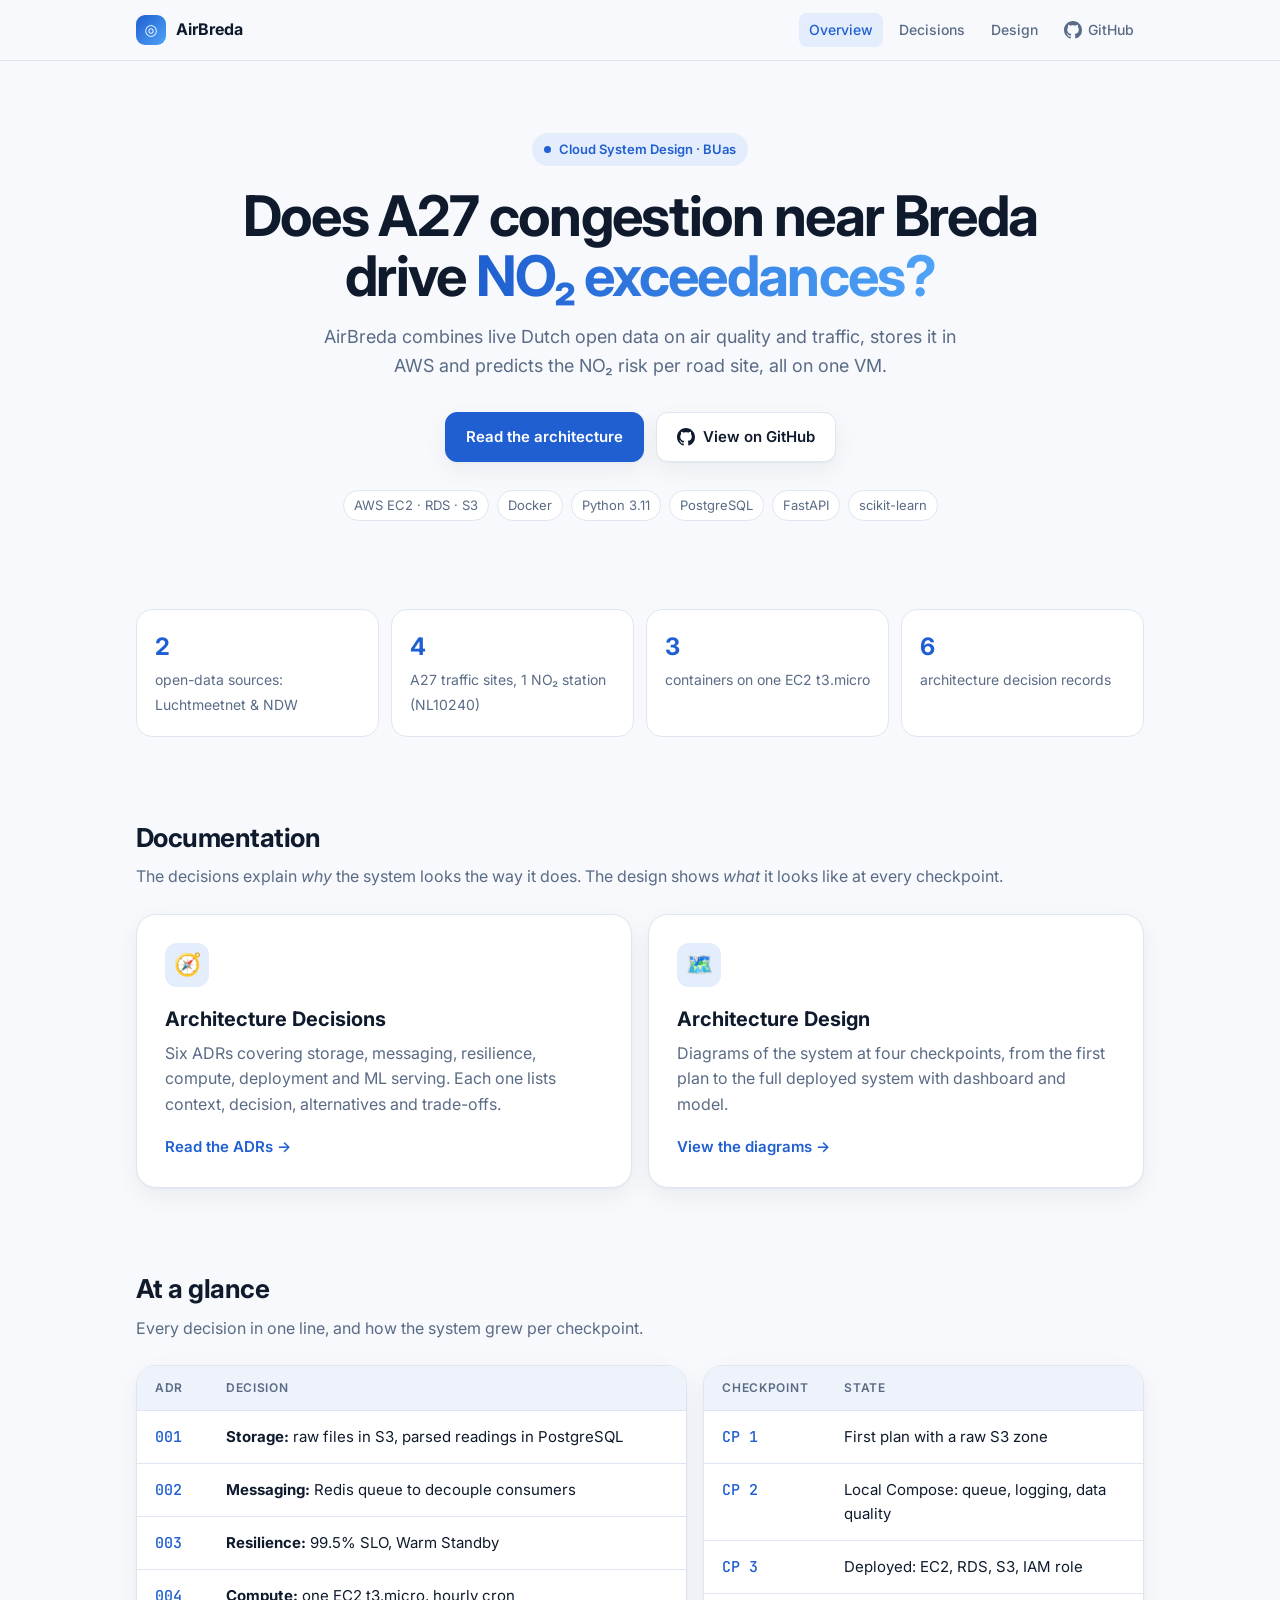
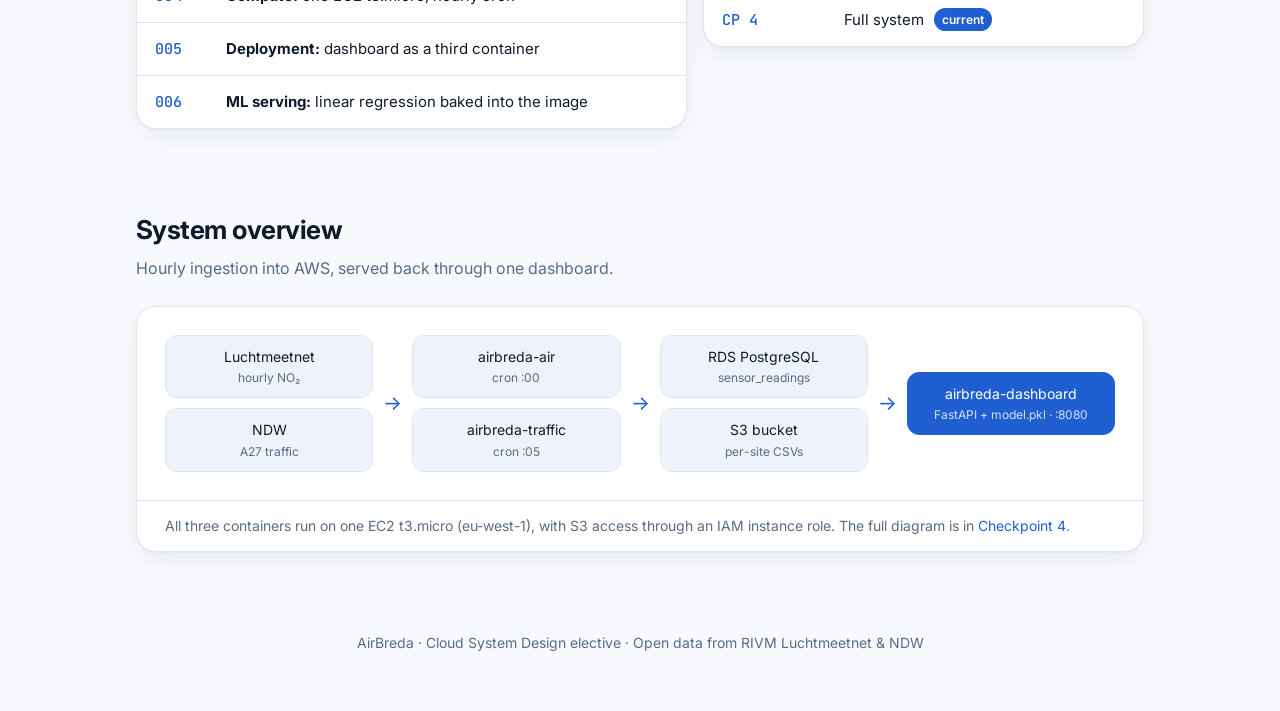
<file: docs/index.html>
<!doctype html>
<html lang="en">
<head>
  <meta charset="utf-8">
  <meta name="viewport" content="width=device-width, initial-scale=1">
  <title>AirBreda Architecture</title>
  <meta name="description" content="AirBreda: does A27 congestion near Breda drive NO₂ exceedances? Architecture decisions and design.">
  <link rel="preconnect" href="https://fonts.googleapis.com">
  <link rel="preconnect" href="https://fonts.gstatic.com" crossorigin>
  <link href="https://fonts.googleapis.com/css2?family=Inter:wght@400;500;600;700&family=JetBrains+Mono:wght@400;500&display=swap" rel="stylesheet">
  <link rel="stylesheet" href="style.css">
</head>
<body>

<nav>
  <div class="wrap">
    <a class="brand" href="index.html"><span class="logo">◎</span> AirBreda</a>
    <div class="nav-links">
      <a class="hide-sm active" href="index.html">Overview</a>
      <a class="hide-sm" href="architecture_descisions.html">Decisions</a>
      <a class="hide-sm" href="architecture_design.html">Design</a>
      <a class="gh" href="https://github.com/SebastiaanBotter244915/system-design-cloud-platforms" aria-label="GitHub repository">
        <svg viewBox="0 0 16 16" aria-hidden="true"><path d="M8 0C3.58 0 0 3.58 0 8c0 3.54 2.29 6.53 5.47 7.59.4.07.55-.17.55-.38 0-.19-.01-.82-.01-1.49-2.01.37-2.53-.49-2.69-.94-.09-.23-.48-.94-.82-1.13-.28-.15-.68-.52-.01-.53.63-.01 1.08.58 1.23.82.72 1.21 1.87.87 2.33.66.07-.52.28-.87.51-1.07-1.78-.2-3.64-.89-3.64-3.95 0-.87.31-1.59.82-2.15-.08-.2-.36-1.02.08-2.12 0 0 .67-.21 2.2.82.64-.18 1.32-.27 2-.27.68 0 1.36.09 2 .27 1.53-1.04 2.2-.82 2.2-.82.44 1.1.16 1.92.08 2.12.51.56.82 1.27.82 2.15 0 3.07-1.87 3.75-3.65 3.95.29.25.54.73.54 1.48 0 1.07-.01 1.93-.01 2.2 0 .21.15.46.55.38A8.013 8.013 0 0016 8c0-4.42-3.58-8-8-8z"/></svg>
        GitHub
      </a>
    </div>
  </div>
</nav>

<header class="hero">
  <div class="wrap">
    <span class="eyebrow">Cloud System Design · BUas</span>
    <h1>Does A27 congestion near Breda<br>drive <span>NO₂ exceedances?</span></h1>
    <p class="lede">AirBreda combines live Dutch open data on air quality and traffic,
      stores it in AWS and predicts the NO₂ risk per road site, all on one VM.</p>
    <div class="cta">
      <a class="btn primary" href="#docs">Read the architecture</a>
      <a class="btn" href="https://github.com/SebastiaanBotter244915/system-design-cloud-platforms">
        <svg viewBox="0 0 16 16" aria-hidden="true"><path d="M8 0C3.58 0 0 3.58 0 8c0 3.54 2.29 6.53 5.47 7.59.4.07.55-.17.55-.38 0-.19-.01-.82-.01-1.49-2.01.37-2.53-.49-2.69-.94-.09-.23-.48-.94-.82-1.13-.28-.15-.68-.52-.01-.53.63-.01 1.08.58 1.23.82.72 1.21 1.87.87 2.33.66.07-.52.28-.87.51-1.07-1.78-.2-3.64-.89-3.64-3.95 0-.87.31-1.59.82-2.15-.08-.2-.36-1.02.08-2.12 0 0 .67-.21 2.2.82.64-.18 1.32-.27 2-.27.68 0 1.36.09 2 .27 1.53-1.04 2.2-.82 2.2-.82.44 1.1.16 1.92.08 2.12.51.56.82 1.27.82 2.15 0 3.07-1.87 3.75-3.65 3.95.29.25.54.73.54 1.48 0 1.07-.01 1.93-.01 2.2 0 .21.15.46.55.38A8.013 8.013 0 0016 8c0-4.42-3.58-8-8-8z"/></svg>
        View on GitHub
      </a>
    </div>
    <div class="stack">
      <span class="chip">AWS EC2 · RDS · S3</span>
      <span class="chip">Docker</span>
      <span class="chip">Python 3.11</span>
      <span class="chip">PostgreSQL</span>
      <span class="chip">FastAPI</span>
      <span class="chip">scikit-learn</span>
    </div>
  </div>
</header>

<main class="wrap">

  <section>
    <div class="stats">
      <div class="stat"><b>2</b><span>open-data sources: Luchtmeetnet &amp; NDW</span></div>
      <div class="stat"><b>4</b><span>A27 traffic sites, 1 NO₂ station (NL10240)</span></div>
      <div class="stat"><b>3</b><span>containers on one EC2 t3.micro</span></div>
      <div class="stat"><b>6</b><span>architecture decision records</span></div>
    </div>
  </section>

  <section id="docs">
    <h2>Documentation</h2>
    <p class="sub">The decisions explain <em>why</em> the system looks the way it does. The design shows <em>what</em> it looks like at every checkpoint.</p>
    <div class="docs">
      <a class="doc" href="architecture_descisions.html">
        <div class="icon">🧭</div>
        <h3>Architecture Decisions</h3>
        <p>Six ADRs covering storage, messaging, resilience, compute, deployment and ML serving. Each one lists context, decision, alternatives and trade-offs.</p>
        <span class="go">Read the ADRs →</span>
      </a>
      <a class="doc" href="architecture_design.html">
        <div class="icon">🗺️</div>
        <h3>Architecture Design</h3>
        <p>Diagrams of the system at four checkpoints, from the first plan to the full deployed system with dashboard and model.</p>
        <span class="go">View the diagrams →</span>
      </a>
    </div>
  </section>

  <section id="adrs">
    <h2>At a glance</h2>
    <p class="sub">Every decision in one line, and how the system grew per checkpoint.</p>
    <div class="two">
      <div class="card">
        <table>
          <thead><tr><th>ADR</th><th>Decision</th></tr></thead>
          <tbody>
            <tr><td class="id"><a href="architecture_descisions.html#adr-001">001</a></td><td><b>Storage:</b> raw files in S3, parsed readings in PostgreSQL</td></tr>
            <tr><td class="id"><a href="architecture_descisions.html#adr-002">002</a></td><td><b>Messaging:</b> Redis queue to decouple consumers</td></tr>
            <tr><td class="id"><a href="architecture_descisions.html#adr-003">003</a></td><td><b>Resilience:</b> 99.5% SLO, Warm Standby</td></tr>
            <tr><td class="id"><a href="architecture_descisions.html#adr-004">004</a></td><td><b>Compute:</b> one EC2 t3.micro, hourly cron</td></tr>
            <tr><td class="id"><a href="architecture_descisions.html#adr-005">005</a></td><td><b>Deployment:</b> dashboard as a third container</td></tr>
            <tr><td class="id"><a href="architecture_descisions.html#adr-006">006</a></td><td><b>ML serving:</b> linear regression baked into the image</td></tr>
          </tbody>
        </table>
      </div>
      <div class="card">
        <table>
          <thead><tr><th>Checkpoint</th><th>State</th></tr></thead>
          <tbody>
            <tr><td class="id"><a href="architecture_design.html#checkpoint-1">CP 1</a></td><td>First plan with a raw S3 zone</td></tr>
            <tr><td class="id"><a href="architecture_design.html#checkpoint-2">CP 2</a></td><td>Local Compose: queue, logging, data quality</td></tr>
            <tr><td class="id"><a href="architecture_design.html#checkpoint-3">CP 3</a></td><td>Deployed: EC2, RDS, S3, IAM role</td></tr>
            <tr><td class="id"><a href="architecture_design.html#checkpoint-4">CP 4</a></td><td>Full system <span class="tag">current</span></td></tr>
          </tbody>
        </table>
      </div>
    </div>
  </section>

  <section id="system">
    <h2>System overview</h2>
    <p class="sub">Hourly ingestion into AWS, served back through one dashboard.</p>
    <div class="card">
      <div class="flow">
        <div class="col">
          <div class="node">Luchtmeetnet<small>hourly NO₂</small></div>
          <div class="node">NDW<small>A27 traffic</small></div>
        </div>
        <div class="arrow">→</div>
        <div class="col">
          <div class="node">airbreda-air<small>cron :00</small></div>
          <div class="node">airbreda-traffic<small>cron :05</small></div>
        </div>
        <div class="arrow">→</div>
        <div class="col">
          <div class="node">RDS PostgreSQL<small>sensor_readings</small></div>
          <div class="node">S3 bucket<small>per-site CSVs</small></div>
        </div>
        <div class="arrow">→</div>
        <div class="col">
          <div class="node hl">airbreda-dashboard<small>FastAPI + model.pkl · :8080</small></div>
        </div>
      </div>
      <div class="flow-note">All three containers run on one EC2 t3.micro (eu-west-1), with S3 access through an IAM instance role.
        The full diagram is in <a href="architecture_design.html#checkpoint-4">Checkpoint 4</a>.</div>
    </div>
  </section>

</main>

<footer>
  <div class="wrap">AirBreda · Cloud System Design elective · Open data from RIVM Luchtmeetnet &amp; NDW</div>
</footer>

</body>
</html>
</file>
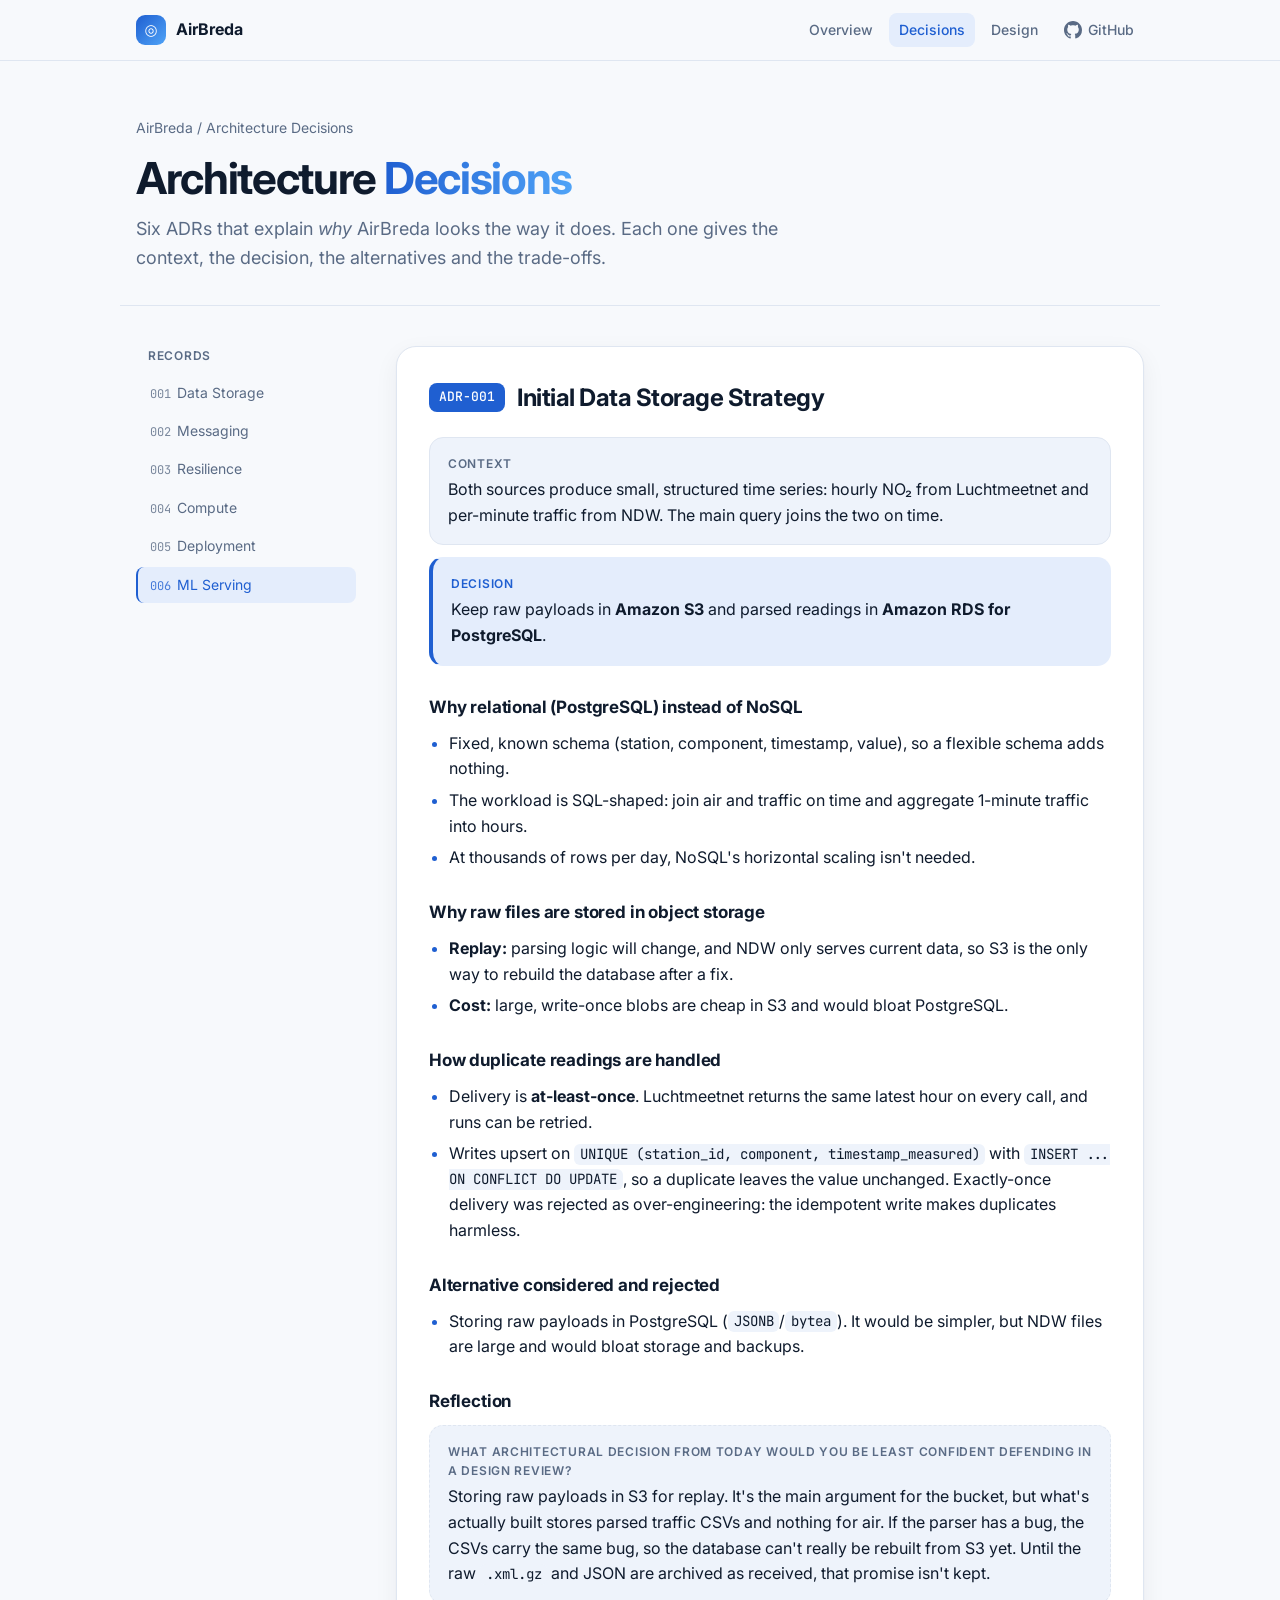
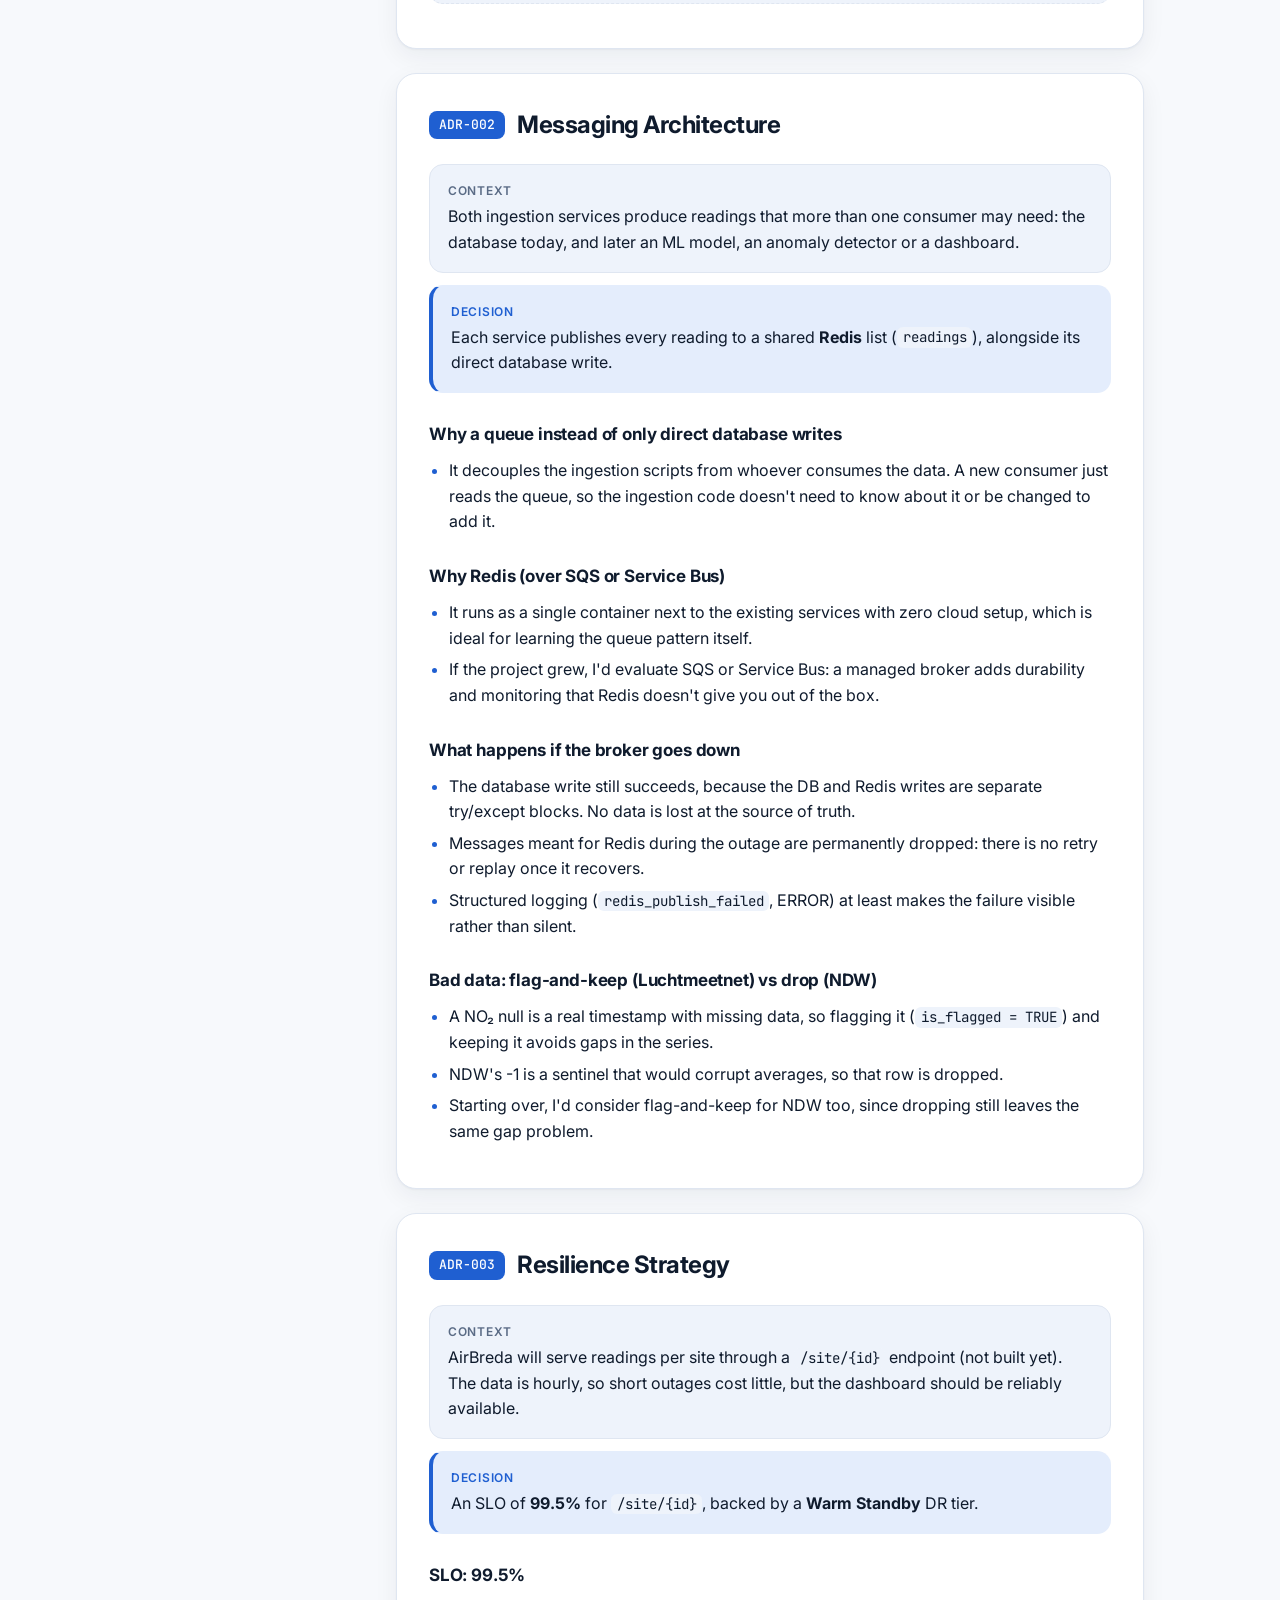
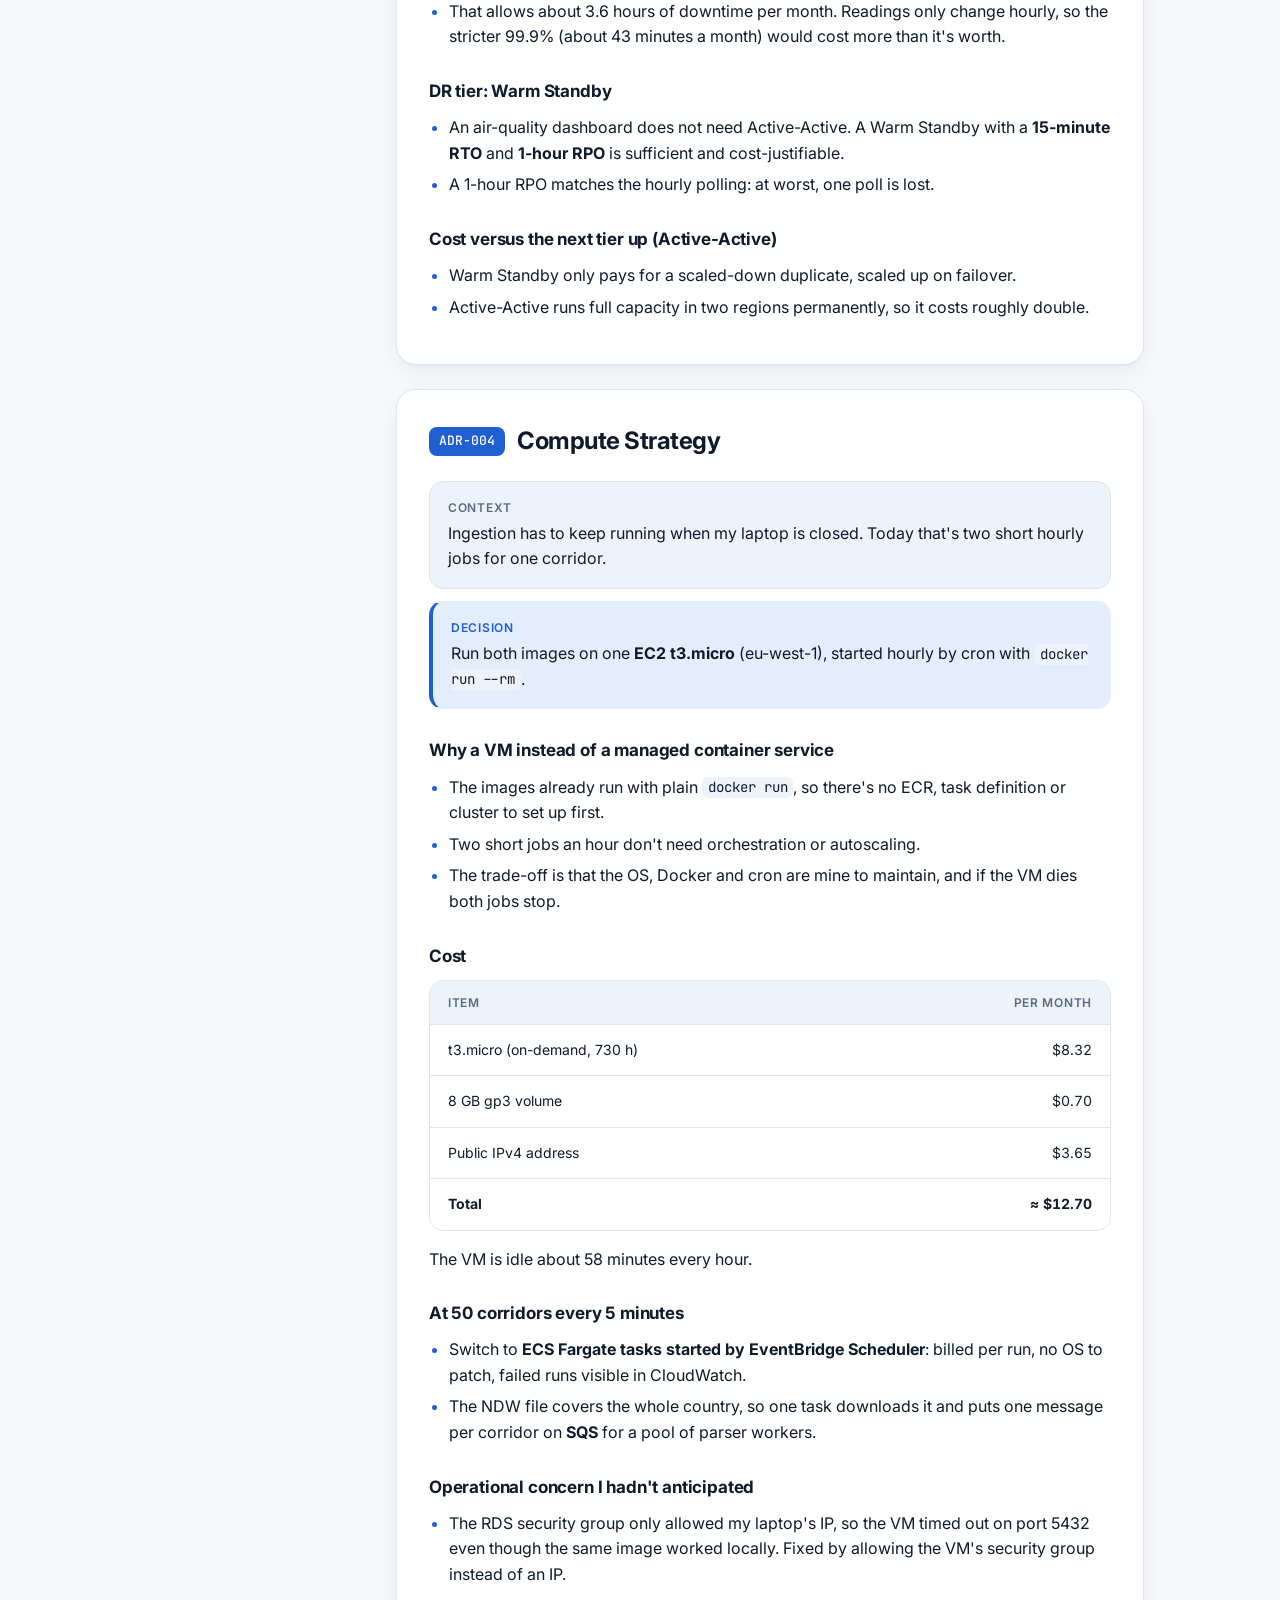
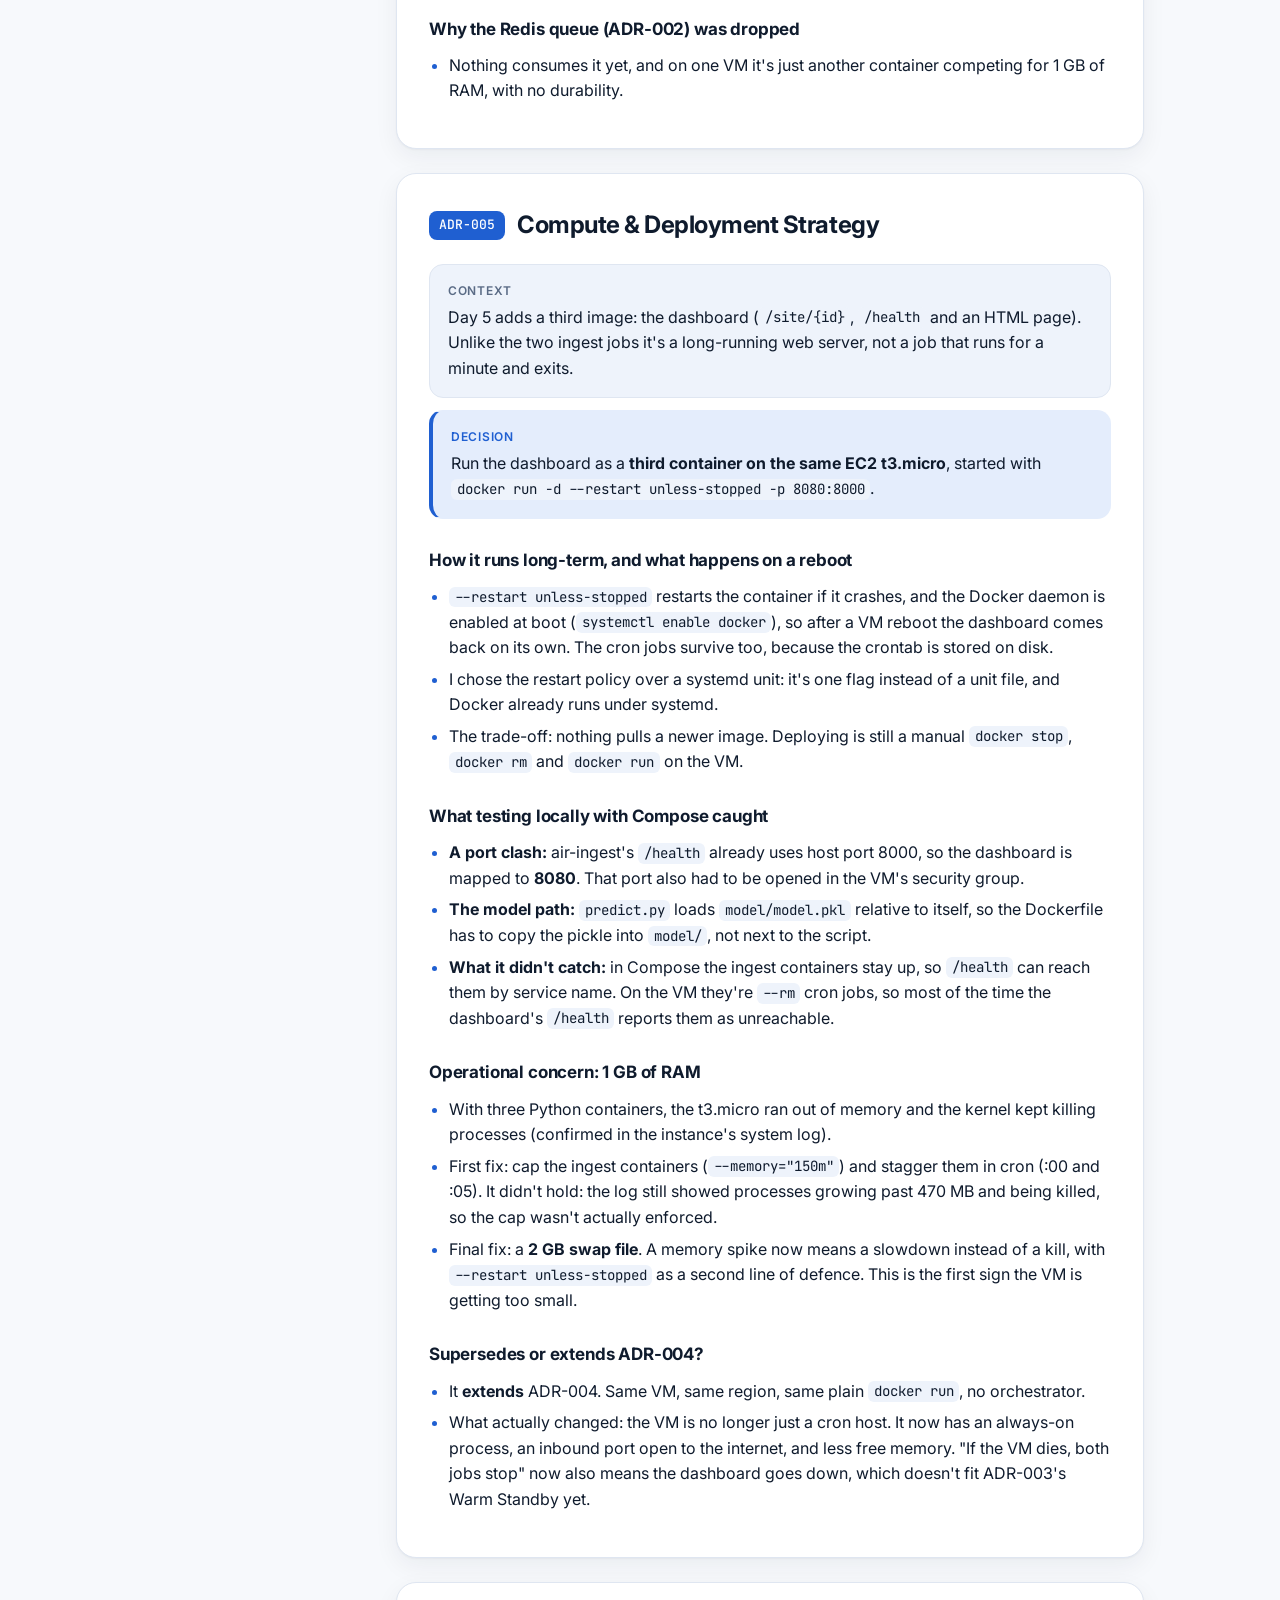
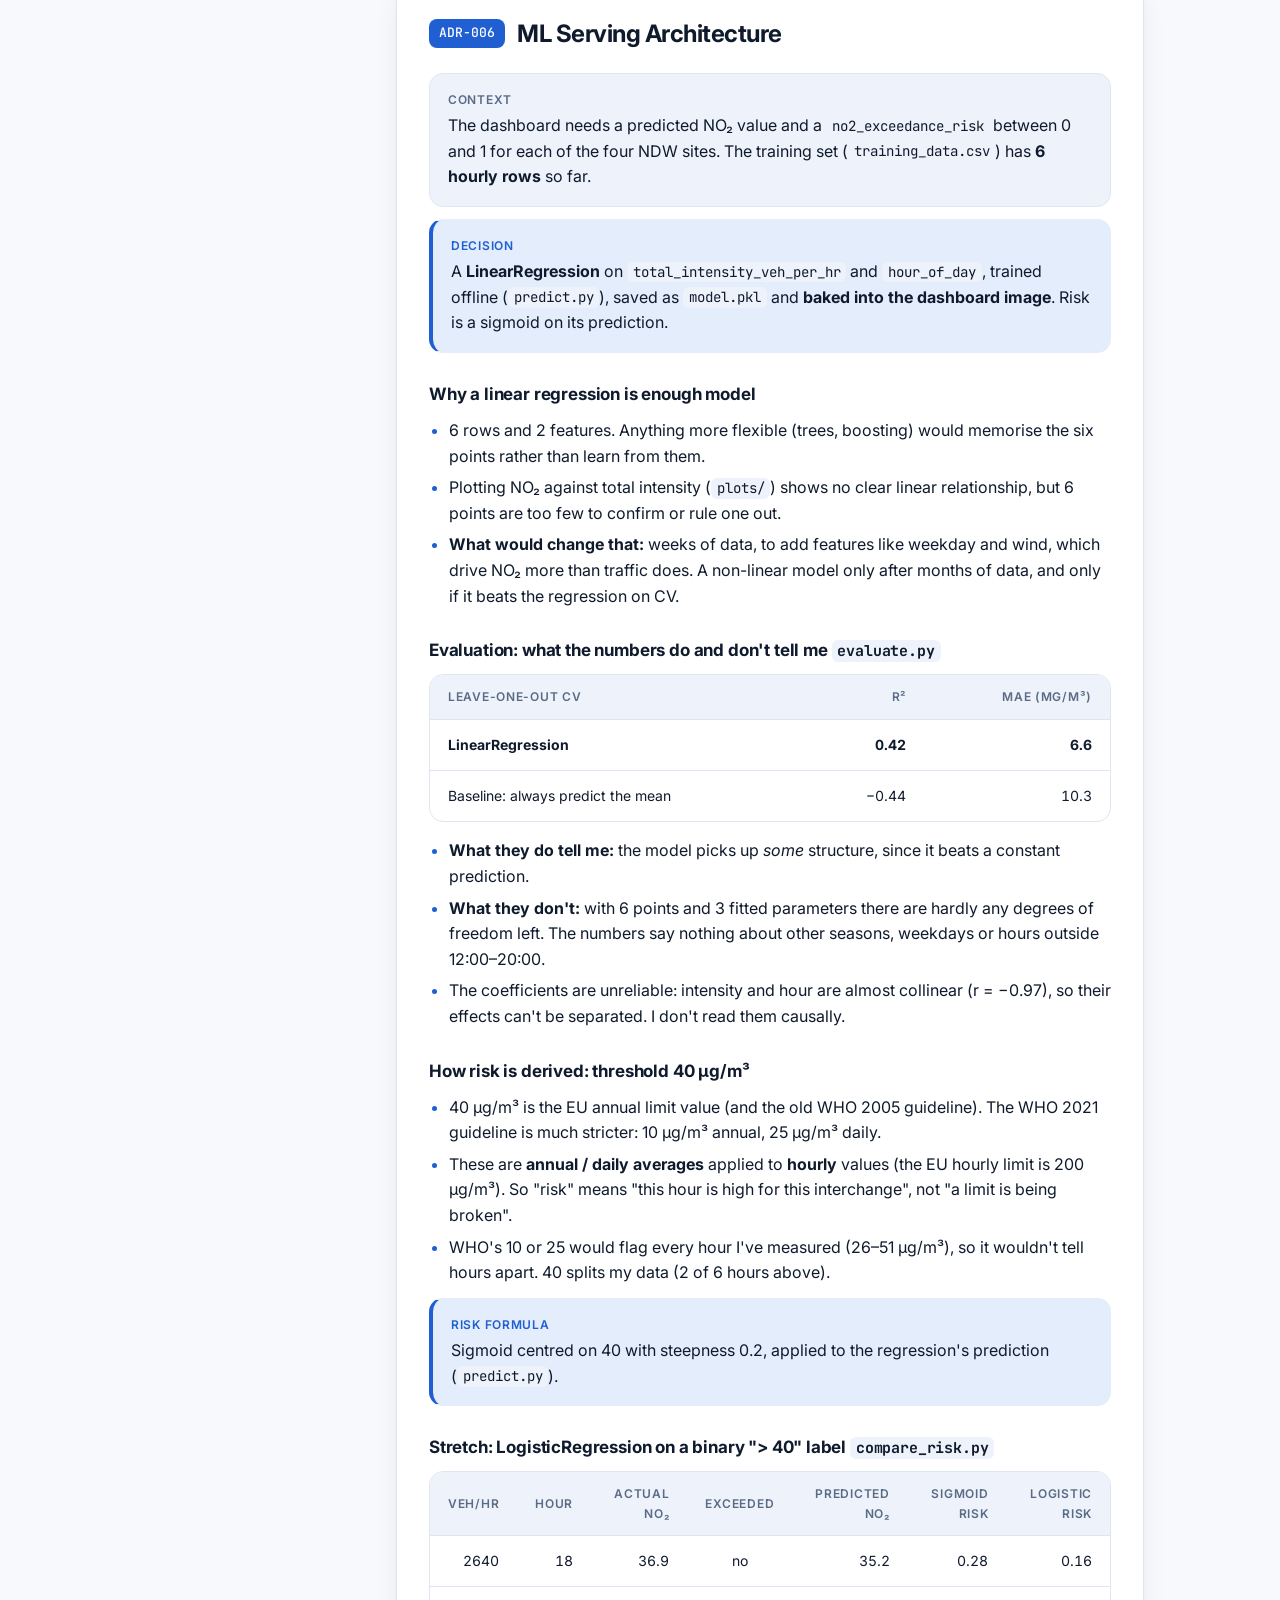
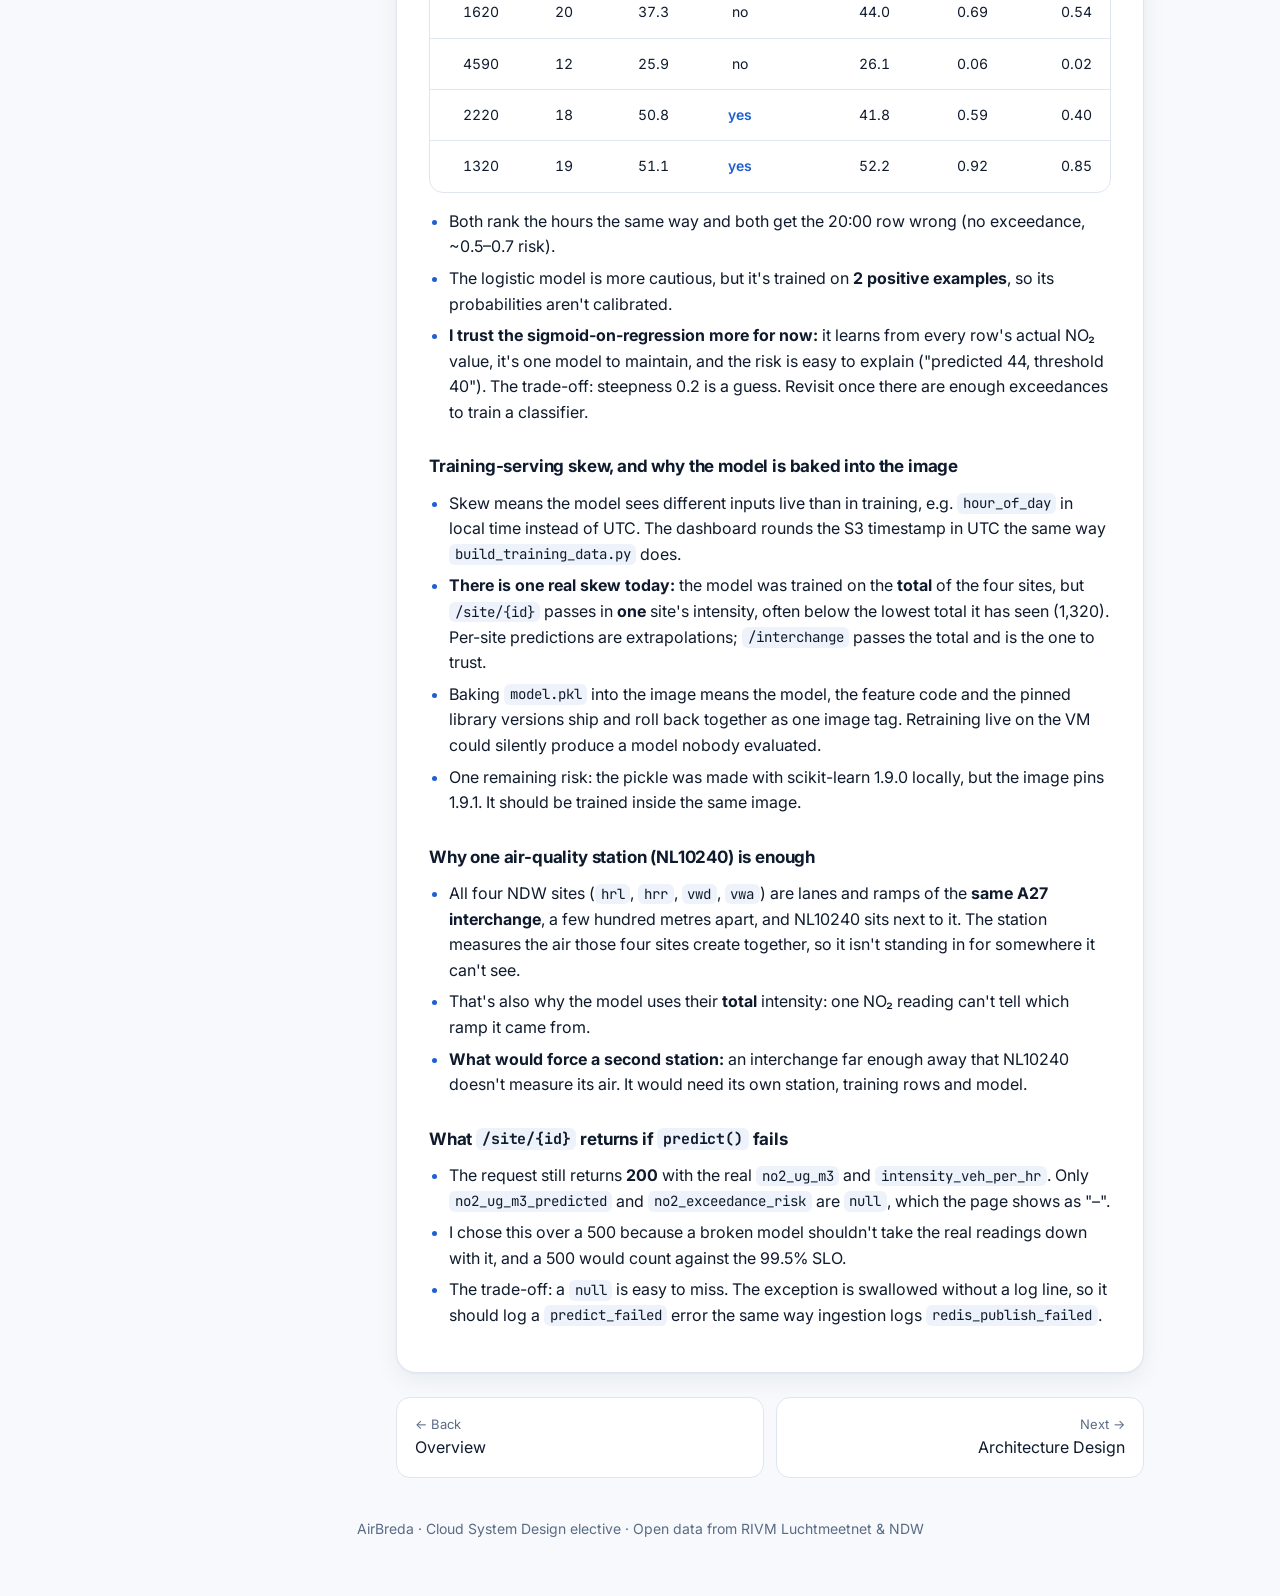
<file: docs/architecture_descisions.html>
<!doctype html>
<html lang="en">
<head>
  <meta charset="utf-8">
  <meta name="viewport" content="width=device-width, initial-scale=1">
  <title>AirBreda Architecture Decisions</title>
  <meta name="description" content="The six Architecture Decision Records behind AirBreda: storage, messaging, resilience, compute, deployment and ML serving.">
  <link rel="preconnect" href="https://fonts.googleapis.com">
  <link rel="preconnect" href="https://fonts.gstatic.com" crossorigin>
  <link href="https://fonts.googleapis.com/css2?family=Inter:wght@400;500;600;700&family=JetBrains+Mono:wght@400;500&display=swap" rel="stylesheet">
  <link rel="stylesheet" href="style.css">
</head>
<body>

<nav>
  <div class="wrap">
    <a class="brand" href="index.html"><span class="logo">◎</span> AirBreda</a>
    <div class="nav-links">
      <a class="hide-sm" href="index.html">Overview</a>
      <a class="hide-sm active" href="architecture_descisions.html">Decisions</a>
      <a class="hide-sm" href="architecture_design.html">Design</a>
      <a class="gh" href="https://github.com/SebastiaanBotter244915/system-design-cloud-platforms" aria-label="GitHub repository">
        <svg viewBox="0 0 16 16" aria-hidden="true"><path d="M8 0C3.58 0 0 3.58 0 8c0 3.54 2.29 6.53 5.47 7.59.4.07.55-.17.55-.38 0-.19-.01-.82-.01-1.49-2.01.37-2.53-.49-2.69-.94-.09-.23-.48-.94-.82-1.13-.28-.15-.68-.52-.01-.53.63-.01 1.08.58 1.23.82.72 1.21 1.87.87 2.33.66.07-.52.28-.87.51-1.07-1.78-.2-3.64-.89-3.64-3.95 0-.87.31-1.59.82-2.15-.08-.2-.36-1.02.08-2.12 0 0 .67-.21 2.2.82.64-.18 1.32-.27 2-.27.68 0 1.36.09 2 .27 1.53-1.04 2.2-.82 2.2-.82.44 1.1.16 1.92.08 2.12.51.56.82 1.27.82 2.15 0 3.07-1.87 3.75-3.65 3.95.29.25.54.73.54 1.48 0 1.07-.01 1.93-.01 2.2 0 .21.15.46.55.38A8.013 8.013 0 0016 8c0-4.42-3.58-8-8-8z"/></svg>
        GitHub
      </a>
    </div>
  </div>
</nav>

<header class="wrap page-hero">
  <div class="crumbs"><a href="index.html">AirBreda</a> / Architecture Decisions</div>
  <h1>Architecture <span>Decisions</span></h1>
  <p class="lede">Six ADRs that explain <em>why</em> AirBreda looks the way it does. Each one gives
    the context, the decision, the alternatives and the trade-offs.</p>
</header>

<main class="wrap layout">

  <aside class="toc">
    <p class="toc-title">Records</p>
    <a href="#adr-001"><span class="num">001</span>Data Storage</a>
    <a href="#adr-002"><span class="num">002</span>Messaging</a>
    <a href="#adr-003"><span class="num">003</span>Resilience</a>
    <a href="#adr-004"><span class="num">004</span>Compute</a>
    <a href="#adr-005"><span class="num">005</span>Deployment</a>
    <a href="#adr-006"><span class="num">006</span>ML Serving</a>
  </aside>

  <div>

    <!-- ADR-001 -->
    <article class="entry" id="adr-001">
      <div class="entry-head"><span class="badge">ADR-001</span><h2>Initial Data Storage Strategy</h2></div>

      <div class="callout"><span class="label">Context</span>
        Both sources produce small, structured time series: hourly NO₂ from Luchtmeetnet and per-minute
        traffic from NDW. The main query joins the two on time.</div>
      <div class="callout decision"><span class="label">Decision</span>
        Keep raw payloads in <b>Amazon S3</b> and parsed readings in <b>Amazon RDS for PostgreSQL</b>.</div>

      <h3>Why relational (PostgreSQL) instead of NoSQL</h3>
      <ul>
        <li>Fixed, known schema (station, component, timestamp, value), so a flexible schema adds nothing.</li>
        <li>The workload is SQL-shaped: join air and traffic on time and aggregate 1-minute traffic into hours.</li>
        <li>At thousands of rows per day, NoSQL's horizontal scaling isn't needed.</li>
      </ul>

      <h3>Why raw files are stored in object storage</h3>
      <ul>
        <li><b>Replay:</b> parsing logic will change, and NDW only serves current data, so S3 is the only way
          to rebuild the database after a fix.</li>
        <li><b>Cost:</b> large, write-once blobs are cheap in S3 and would bloat PostgreSQL.</li>
      </ul>

      <h3>How duplicate readings are handled</h3>
      <ul>
        <li>Delivery is <b>at-least-once</b>. Luchtmeetnet returns the same latest hour on every call, and runs
          can be retried.</li>
        <li>Writes upsert on <code>UNIQUE (station_id, component, timestamp_measured)</code> with
          <code>INSERT ... ON CONFLICT DO UPDATE</code>, so a duplicate leaves the value unchanged. Exactly-once
          delivery was rejected as over-engineering: the idempotent write makes duplicates harmless.</li>
      </ul>

      <h3>Alternative considered and rejected</h3>
      <ul>
        <li>Storing raw payloads in PostgreSQL (<code>JSONB</code>/<code>bytea</code>). It would be simpler, but
          NDW files are large and would bloat storage and backups.</li>
      </ul>

      <h3>Reflection</h3>
      <div class="callout reflect"><span class="label">What architectural decision from today would you be least confident defending in a design review?</span>
        Storing raw payloads in S3 for replay. It's the main argument for the bucket, but what's actually built
        stores parsed traffic CSVs and nothing for air. If the parser has a bug, the CSVs carry the same bug, so
        the database can't really be rebuilt from S3 yet. Until the raw <code>.xml.gz</code> and JSON are
        archived as received, that promise isn't kept.</div>
    </article>

    <!-- ADR-002 -->
    <article class="entry" id="adr-002">
      <div class="entry-head"><span class="badge">ADR-002</span><h2>Messaging Architecture</h2></div>

      <div class="callout"><span class="label">Context</span>
        Both ingestion services produce readings that more than one consumer may need: the database today,
        and later an ML model, an anomaly detector or a dashboard.</div>
      <div class="callout decision"><span class="label">Decision</span>
        Each service publishes every reading to a shared <b>Redis</b> list (<code>readings</code>), alongside
        its direct database write.</div>

      <h3>Why a queue instead of only direct database writes</h3>
      <ul>
        <li>It decouples the ingestion scripts from whoever consumes the data. A new consumer just reads the
          queue, so the ingestion code doesn't need to know about it or be changed to add it.</li>
      </ul>

      <h3>Why Redis (over SQS or Service Bus)</h3>
      <ul>
        <li>It runs as a single container next to the existing services with zero cloud setup, which is ideal
          for learning the queue pattern itself.</li>
        <li>If the project grew, I'd evaluate SQS or Service Bus: a managed broker adds durability and
          monitoring that Redis doesn't give you out of the box.</li>
      </ul>

      <h3>What happens if the broker goes down</h3>
      <ul>
        <li>The database write still succeeds, because the DB and Redis writes are separate try/except blocks.
          No data is lost at the source of truth.</li>
        <li>Messages meant for Redis during the outage are permanently dropped: there is no retry or replay once
          it recovers.</li>
        <li>Structured logging (<code>redis_publish_failed</code>, ERROR) at least makes the failure visible
          rather than silent.</li>
      </ul>

      <h3>Bad data: flag-and-keep (Luchtmeetnet) vs drop (NDW)</h3>
      <ul>
        <li>A NO₂ null is a real timestamp with missing data, so flagging it (<code>is_flagged = TRUE</code>)
          and keeping it avoids gaps in the series.</li>
        <li>NDW's -1 is a sentinel that would corrupt averages, so that row is dropped.</li>
        <li>Starting over, I'd consider flag-and-keep for NDW too, since dropping still leaves the same gap
          problem.</li>
      </ul>
    </article>

    <!-- ADR-003 -->
    <article class="entry" id="adr-003">
      <div class="entry-head"><span class="badge">ADR-003</span><h2>Resilience Strategy</h2></div>

      <div class="callout"><span class="label">Context</span>
        AirBreda will serve readings per site through a <code>/site/{id}</code> endpoint (not built yet). The
        data is hourly, so short outages cost little, but the dashboard should be reliably available.</div>
      <div class="callout decision"><span class="label">Decision</span>
        An SLO of <b>99.5%</b> for <code>/site/{id}</code>, backed by a <b>Warm Standby</b> DR tier.</div>

      <h3>SLO: 99.5%</h3>
      <ul>
        <li>That allows about 3.6 hours of downtime per month. Readings only change hourly, so the stricter
          99.9% (about 43 minutes a month) would cost more than it's worth.</li>
      </ul>

      <h3>DR tier: Warm Standby</h3>
      <ul>
        <li>An air-quality dashboard does not need Active-Active. A Warm Standby with a <b>15-minute RTO</b> and
          <b>1-hour RPO</b> is sufficient and cost-justifiable.</li>
        <li>A 1-hour RPO matches the hourly polling: at worst, one poll is lost.</li>
      </ul>

      <h3>Cost versus the next tier up (Active-Active)</h3>
      <ul>
        <li>Warm Standby only pays for a scaled-down duplicate, scaled up on failover.</li>
        <li>Active-Active runs full capacity in two regions permanently, so it costs roughly double.</li>
      </ul>
    </article>

    <!-- ADR-004 -->
    <article class="entry" id="adr-004">
      <div class="entry-head"><span class="badge">ADR-004</span><h2>Compute Strategy</h2></div>

      <div class="callout"><span class="label">Context</span>
        Ingestion has to keep running when my laptop is closed. Today that's two short hourly jobs for one
        corridor.</div>
      <div class="callout decision"><span class="label">Decision</span>
        Run both images on one <b>EC2 t3.micro</b> (eu-west-1), started hourly by cron with
        <code>docker run --rm</code>.</div>

      <h3>Why a VM instead of a managed container service</h3>
      <ul>
        <li>The images already run with plain <code>docker run</code>, so there's no ECR, task definition or
          cluster to set up first.</li>
        <li>Two short jobs an hour don't need orchestration or autoscaling.</li>
        <li>The trade-off is that the OS, Docker and cron are mine to maintain, and if the VM dies both jobs
          stop.</li>
      </ul>

      <h3>Cost</h3>
      <div class="table-wrap">
        <table>
          <thead><tr><th>Item</th><th class="r">Per month</th></tr></thead>
          <tbody>
            <tr><td>t3.micro (on-demand, 730 h)</td><td class="r">$8.32</td></tr>
            <tr><td>8 GB gp3 volume</td><td class="r">$0.70</td></tr>
            <tr><td>Public IPv4 address</td><td class="r">$3.65</td></tr>
            <tr><td><b>Total</b></td><td class="r"><b>≈ $12.70</b></td></tr>
          </tbody>
        </table>
      </div>
      <p>The VM is idle about 58 minutes every hour.</p>

      <h3>At 50 corridors every 5 minutes</h3>
      <ul>
        <li>Switch to <b>ECS Fargate tasks started by EventBridge Scheduler</b>: billed per run, no OS to patch,
          failed runs visible in CloudWatch.</li>
        <li>The NDW file covers the whole country, so one task downloads it and puts one message per corridor on
          <b>SQS</b> for a pool of parser workers.</li>
      </ul>

      <h3>Operational concern I hadn't anticipated</h3>
      <ul>
        <li>The RDS security group only allowed my laptop's IP, so the VM timed out on port 5432 even though the
          same image worked locally. Fixed by allowing the VM's security group instead of an IP.</li>
      </ul>

      <h3>Why the Redis queue (ADR-002) was dropped</h3>
      <ul>
        <li>Nothing consumes it yet, and on one VM it's just another container competing for 1 GB of RAM, with
          no durability.</li>
      </ul>
    </article>

    <!-- ADR-005 -->
    <article class="entry" id="adr-005">
      <div class="entry-head"><span class="badge">ADR-005</span><h2>Compute &amp; Deployment Strategy</h2></div>

      <div class="callout"><span class="label">Context</span>
        Day 5 adds a third image: the dashboard (<code>/site/{id}</code>, <code>/health</code> and an HTML
        page). Unlike the two ingest jobs it's a long-running web server, not a job that runs for a minute and
        exits.</div>
      <div class="callout decision"><span class="label">Decision</span>
        Run the dashboard as a <b>third container on the same EC2 t3.micro</b>, started with
        <code>docker run -d --restart unless-stopped -p 8080:8000</code>.</div>

      <h3>How it runs long-term, and what happens on a reboot</h3>
      <ul>
        <li><code>--restart unless-stopped</code> restarts the container if it crashes, and the Docker daemon is
          enabled at boot (<code>systemctl enable docker</code>), so after a VM reboot the dashboard comes back on
          its own. The cron jobs survive too, because the crontab is stored on disk.</li>
        <li>I chose the restart policy over a systemd unit: it's one flag instead of a unit file, and Docker
          already runs under systemd.</li>
        <li>The trade-off: nothing pulls a newer image. Deploying is still a manual <code>docker stop</code>,
          <code>docker rm</code> and <code>docker run</code> on the VM.</li>
      </ul>

      <h3>What testing locally with Compose caught</h3>
      <ul>
        <li><b>A port clash:</b> air-ingest's <code>/health</code> already uses host port 8000, so the dashboard
          is mapped to <b>8080</b>. That port also had to be opened in the VM's security group.</li>
        <li><b>The model path:</b> <code>predict.py</code> loads <code>model/model.pkl</code> relative to itself,
          so the Dockerfile has to copy the pickle into <code>model/</code>, not next to the script.</li>
        <li><b>What it didn't catch:</b> in Compose the ingest containers stay up, so <code>/health</code> can
          reach them by service name. On the VM they're <code>--rm</code> cron jobs, so most of the time the
          dashboard's <code>/health</code> reports them as unreachable.</li>
      </ul>

      <h3>Operational concern: 1 GB of RAM</h3>
      <ul>
        <li>With three Python containers, the t3.micro ran out of memory and the kernel kept killing processes
          (confirmed in the instance's system log).</li>
        <li>First fix: cap the ingest containers (<code>--memory="150m"</code>) and stagger them in cron (:00 and
          :05). It didn't hold: the log still showed processes growing past 470 MB and being killed, so the cap
          wasn't actually enforced.</li>
        <li>Final fix: a <b>2 GB swap file</b>. A memory spike now means a slowdown instead of a kill, with
          <code>--restart unless-stopped</code> as a second line of defence. This is the first sign the VM is
          getting too small.</li>
      </ul>

      <h3>Supersedes or extends ADR-004?</h3>
      <ul>
        <li>It <b>extends</b> ADR-004. Same VM, same region, same plain <code>docker run</code>, no
          orchestrator.</li>
        <li>What actually changed: the VM is no longer just a cron host. It now has an always-on process, an
          inbound port open to the internet, and less free memory. "If the VM dies, both jobs stop" now also
          means the dashboard goes down, which doesn't fit ADR-003's Warm Standby yet.</li>
      </ul>
    </article>

    <!-- ADR-006 -->
    <article class="entry" id="adr-006">
      <div class="entry-head"><span class="badge">ADR-006</span><h2>ML Serving Architecture</h2></div>

      <div class="callout"><span class="label">Context</span>
        The dashboard needs a predicted NO₂ value and a <code>no2_exceedance_risk</code> between 0 and 1 for
        each of the four NDW sites. The training set (<code>training_data.csv</code>) has <b>6 hourly rows</b>
        so far.</div>
      <div class="callout decision"><span class="label">Decision</span>
        A <b>LinearRegression</b> on <code>total_intensity_veh_per_hr</code> and <code>hour_of_day</code>,
        trained offline (<code>predict.py</code>), saved as <code>model.pkl</code> and <b>baked into the
        dashboard image</b>. Risk is a sigmoid on its prediction.</div>

      <h3>Why a linear regression is enough model</h3>
      <ul>
        <li>6 rows and 2 features. Anything more flexible (trees, boosting) would memorise the six points rather
          than learn from them.</li>
        <li>Plotting NO₂ against total intensity (<code>plots/</code>) shows no clear linear relationship,
          but 6 points are too few to confirm or rule one out.</li>
        <li><b>What would change that:</b> weeks of data, to add features like weekday and wind, which drive
          NO₂ more than traffic does. A non-linear model only after months of data, and only if it beats the
          regression on CV.</li>
      </ul>

      <h3>Evaluation: what the numbers do and don't tell me <code>evaluate.py</code></h3>
      <div class="table-wrap">
        <table>
          <thead><tr><th>Leave-one-out CV</th><th class="r">R²</th><th class="r">MAE (µg/m³)</th></tr></thead>
          <tbody>
            <tr><td><b>LinearRegression</b></td><td class="r"><b>0.42</b></td><td class="r"><b>6.6</b></td></tr>
            <tr><td>Baseline: always predict the mean</td><td class="r">−0.44</td><td class="r">10.3</td></tr>
          </tbody>
        </table>
      </div>
      <ul>
        <li><b>What they do tell me:</b> the model picks up <em>some</em> structure, since it beats a constant
          prediction.</li>
        <li><b>What they don't:</b> with 6 points and 3 fitted parameters there are hardly any degrees of freedom
          left. The numbers say nothing about other seasons, weekdays or hours outside 12:00–20:00.</li>
        <li>The coefficients are unreliable: intensity and hour are almost collinear (r = −0.97), so their
          effects can't be separated. I don't read them causally.</li>
      </ul>

      <h3>How risk is derived: threshold 40 µg/m³</h3>
      <ul>
        <li>40 µg/m³ is the EU annual limit value (and the old WHO 2005 guideline). The WHO 2021 guideline is
          much stricter: 10 µg/m³ annual, 25 µg/m³ daily.</li>
        <li>These are <b>annual / daily averages</b> applied to <b>hourly</b> values (the EU hourly limit is
          200 µg/m³). So "risk" means "this hour is high for this interchange", not "a limit is being
          broken".</li>
        <li>WHO's 10 or 25 would flag every hour I've measured (26–51 µg/m³), so it wouldn't tell hours apart.
          40 splits my data (2 of 6 hours above).</li>
      </ul>
      <div class="callout decision"><span class="label">Risk formula</span>
        Sigmoid centred on 40 with steepness 0.2, applied to the regression's prediction
        (<code>predict.py</code>).</div>

      <h3>Stretch: LogisticRegression on a binary "&gt; 40" label <code>compare_risk.py</code></h3>
      <div class="table-wrap">
        <table>
          <thead><tr><th class="r">veh/hr</th><th class="r">hour</th><th class="r">actual NO₂</th><th class="c">exceeded</th><th class="r">predicted NO₂</th><th class="r">sigmoid risk</th><th class="r">logistic risk</th></tr></thead>
          <tbody>
            <tr><td class="r">2640</td><td class="r">18</td><td class="r">36.9</td><td class="c">no</td><td class="r">35.2</td><td class="r">0.28</td><td class="r">0.16</td></tr>
            <tr><td class="r">1620</td><td class="r">20</td><td class="r">37.3</td><td class="c">no</td><td class="r">44.0</td><td class="r">0.69</td><td class="r">0.54</td></tr>
            <tr><td class="r">4590</td><td class="r">12</td><td class="r">25.9</td><td class="c">no</td><td class="r">26.1</td><td class="r">0.06</td><td class="r">0.02</td></tr>
            <tr><td class="r">2220</td><td class="r">18</td><td class="r">50.8</td><td class="c yes">yes</td><td class="r">41.8</td><td class="r">0.59</td><td class="r">0.40</td></tr>
            <tr><td class="r">1320</td><td class="r">19</td><td class="r">51.1</td><td class="c yes">yes</td><td class="r">52.2</td><td class="r">0.92</td><td class="r">0.85</td></tr>
          </tbody>
        </table>
      </div>
      <ul>
        <li>Both rank the hours the same way and both get the 20:00 row wrong (no exceedance, ~0.5–0.7 risk).</li>
        <li>The logistic model is more cautious, but it's trained on <b>2 positive examples</b>, so its
          probabilities aren't calibrated.</li>
        <li><b>I trust the sigmoid-on-regression more for now:</b> it learns from every row's actual NO₂
          value, it's one model to maintain, and the risk is easy to explain ("predicted 44, threshold 40").
          The trade-off: steepness 0.2 is a guess. Revisit once there are enough exceedances to train a
          classifier.</li>
      </ul>

      <h3>Training-serving skew, and why the model is baked into the image</h3>
      <ul>
        <li>Skew means the model sees different inputs live than in training, e.g. <code>hour_of_day</code>
          in local time instead of UTC. The dashboard rounds the S3 timestamp in UTC the same way
          <code>build_training_data.py</code> does.</li>
        <li><b>There is one real skew today:</b> the model was trained on the <b>total</b> of the four
          sites, but <code>/site/{id}</code> passes in <b>one</b> site's intensity, often below the lowest
          total it has seen (1,320). Per-site predictions are extrapolations; <code>/interchange</code>
          passes the total and is the one to trust.</li>
        <li>Baking <code>model.pkl</code> into the image means the model, the feature code and the pinned
          library versions ship and roll back together as one image tag. Retraining live on the VM could
          silently produce a model nobody evaluated.</li>
        <li>One remaining risk: the pickle was made with scikit-learn 1.9.0 locally, but the image pins 1.9.1. It
          should be trained inside the same image.</li>
      </ul>

      <h3>Why one air-quality station (NL10240) is enough</h3>
      <ul>
        <li>All four NDW sites (<code>hrl</code>, <code>hrr</code>, <code>vwd</code>, <code>vwa</code>) are lanes
          and ramps of the <b>same A27 interchange</b>, a few hundred metres apart, and NL10240 sits next to it.
          The station measures the air those four sites create together, so it isn't standing in for somewhere it
          can't see.</li>
        <li>That's also why the model uses their <b>total</b> intensity: one NO₂ reading can't tell which ramp it
          came from.</li>
        <li><b>What would force a second station:</b> an interchange far enough away that NL10240 doesn't
          measure its air. It would need its own station, training rows and model.</li>
      </ul>

      <h3>What <code>/site/{id}</code> returns if <code>predict()</code> fails</h3>
      <ul>
        <li>The request still returns <b>200</b> with the real <code>no2_ug_m3</code> and
          <code>intensity_veh_per_hr</code>. Only <code>no2_ug_m3_predicted</code> and
          <code>no2_exceedance_risk</code> are <code>null</code>, which the page shows as "–".</li>
        <li>I chose this over a 500 because a broken model shouldn't take the real readings down with it,
          and a 500 would count against the 99.5% SLO.</li>
        <li>The trade-off: a <code>null</code> is easy to miss. The exception is swallowed without a log line, so
          it should log a <code>predict_failed</code> error the same way ingestion logs
          <code>redis_publish_failed</code>.</li>
      </ul>
    </article>

    <div class="pager">
      <a href="index.html"><small>← Back</small>Overview</a>
      <a class="next" href="architecture_design.html"><small>Next →</small>Architecture Design</a>
    </div>

  </div>
</main>

<footer>
  <div class="wrap">AirBreda · Cloud System Design elective · Open data from RIVM Luchtmeetnet &amp; NDW</div>
</footer>

<script>
  // Highlight the record that is currently in view in the side navigation.
  const links = [...document.querySelectorAll(".toc a")];
  const observer = new IntersectionObserver(entries => {
    entries.forEach(e => {
      if (e.isIntersecting) {
        links.forEach(a => a.classList.toggle("on", a.getAttribute("href") === "#" + e.target.id));
      }
    });
  }, { rootMargin: "-20% 0px -70% 0px" });
  document.querySelectorAll(".entry").forEach(el => observer.observe(el));
</script>

</body>
</html>
</file>
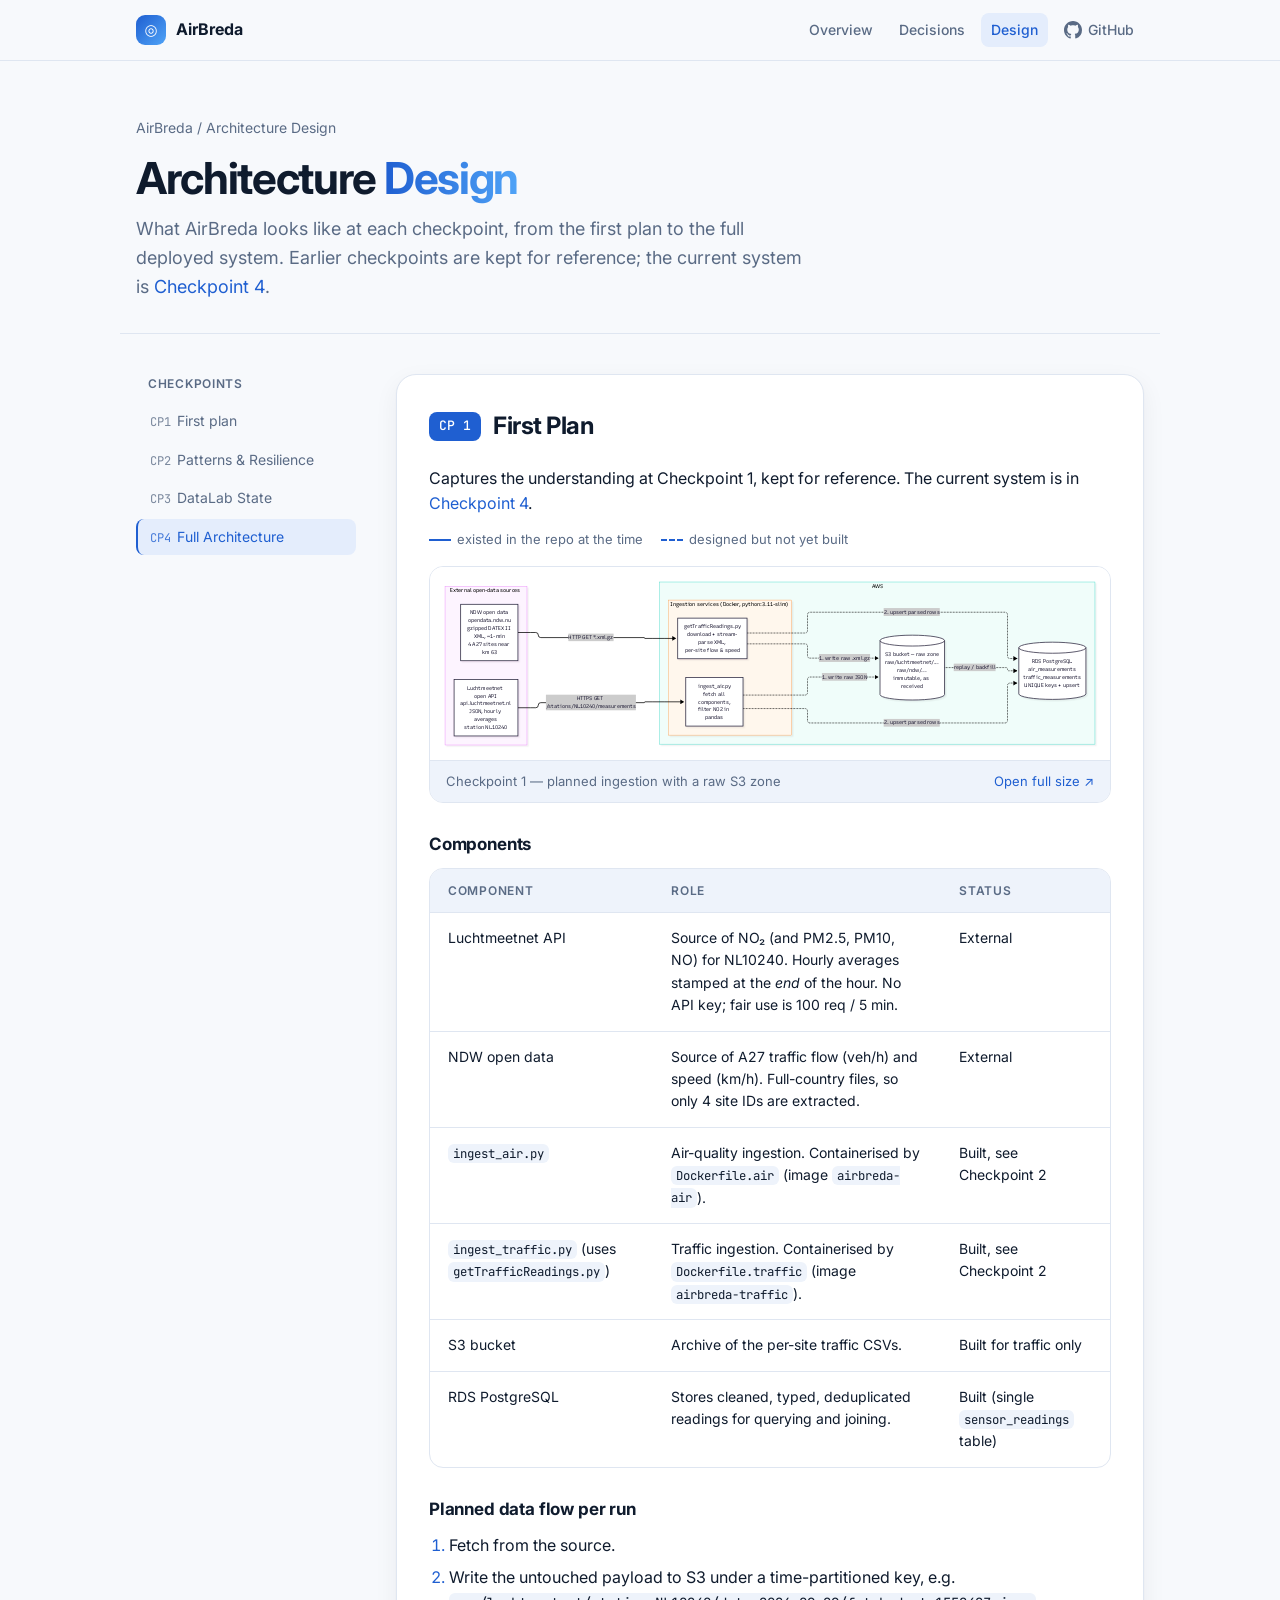
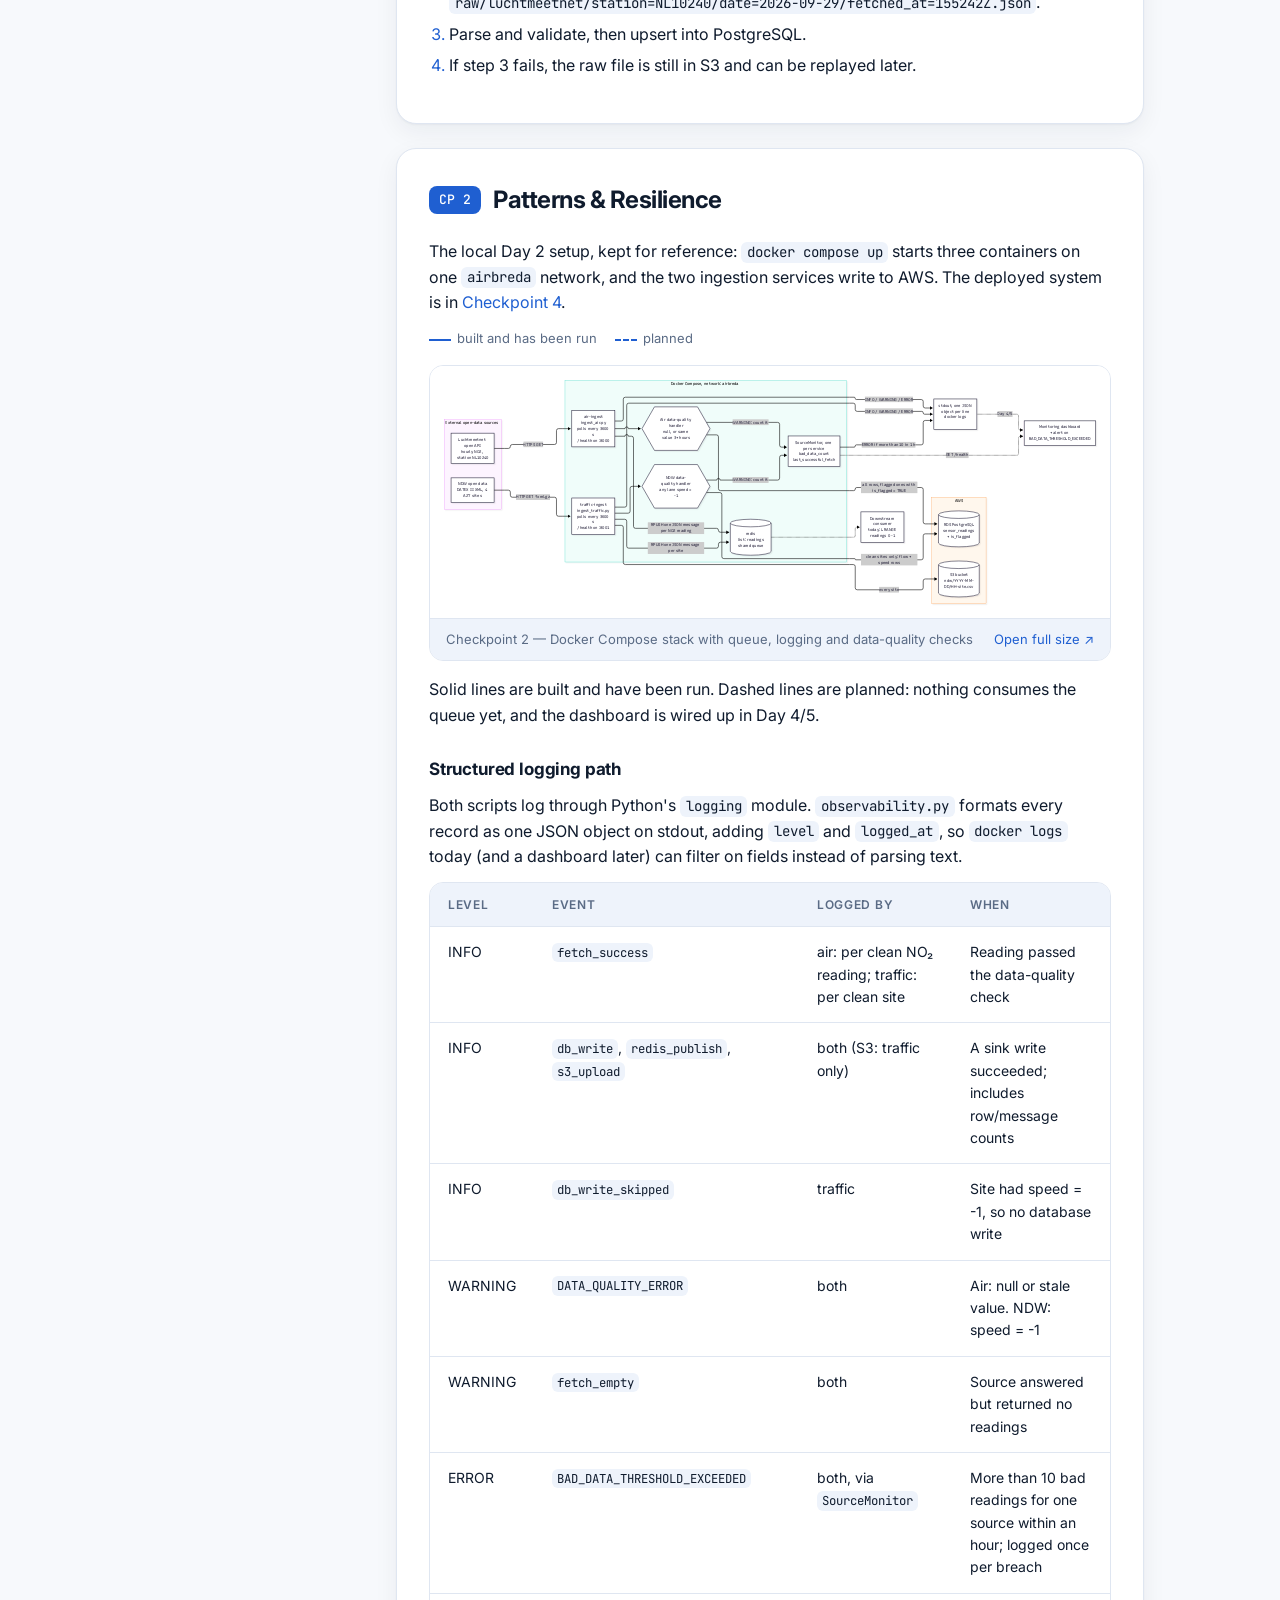
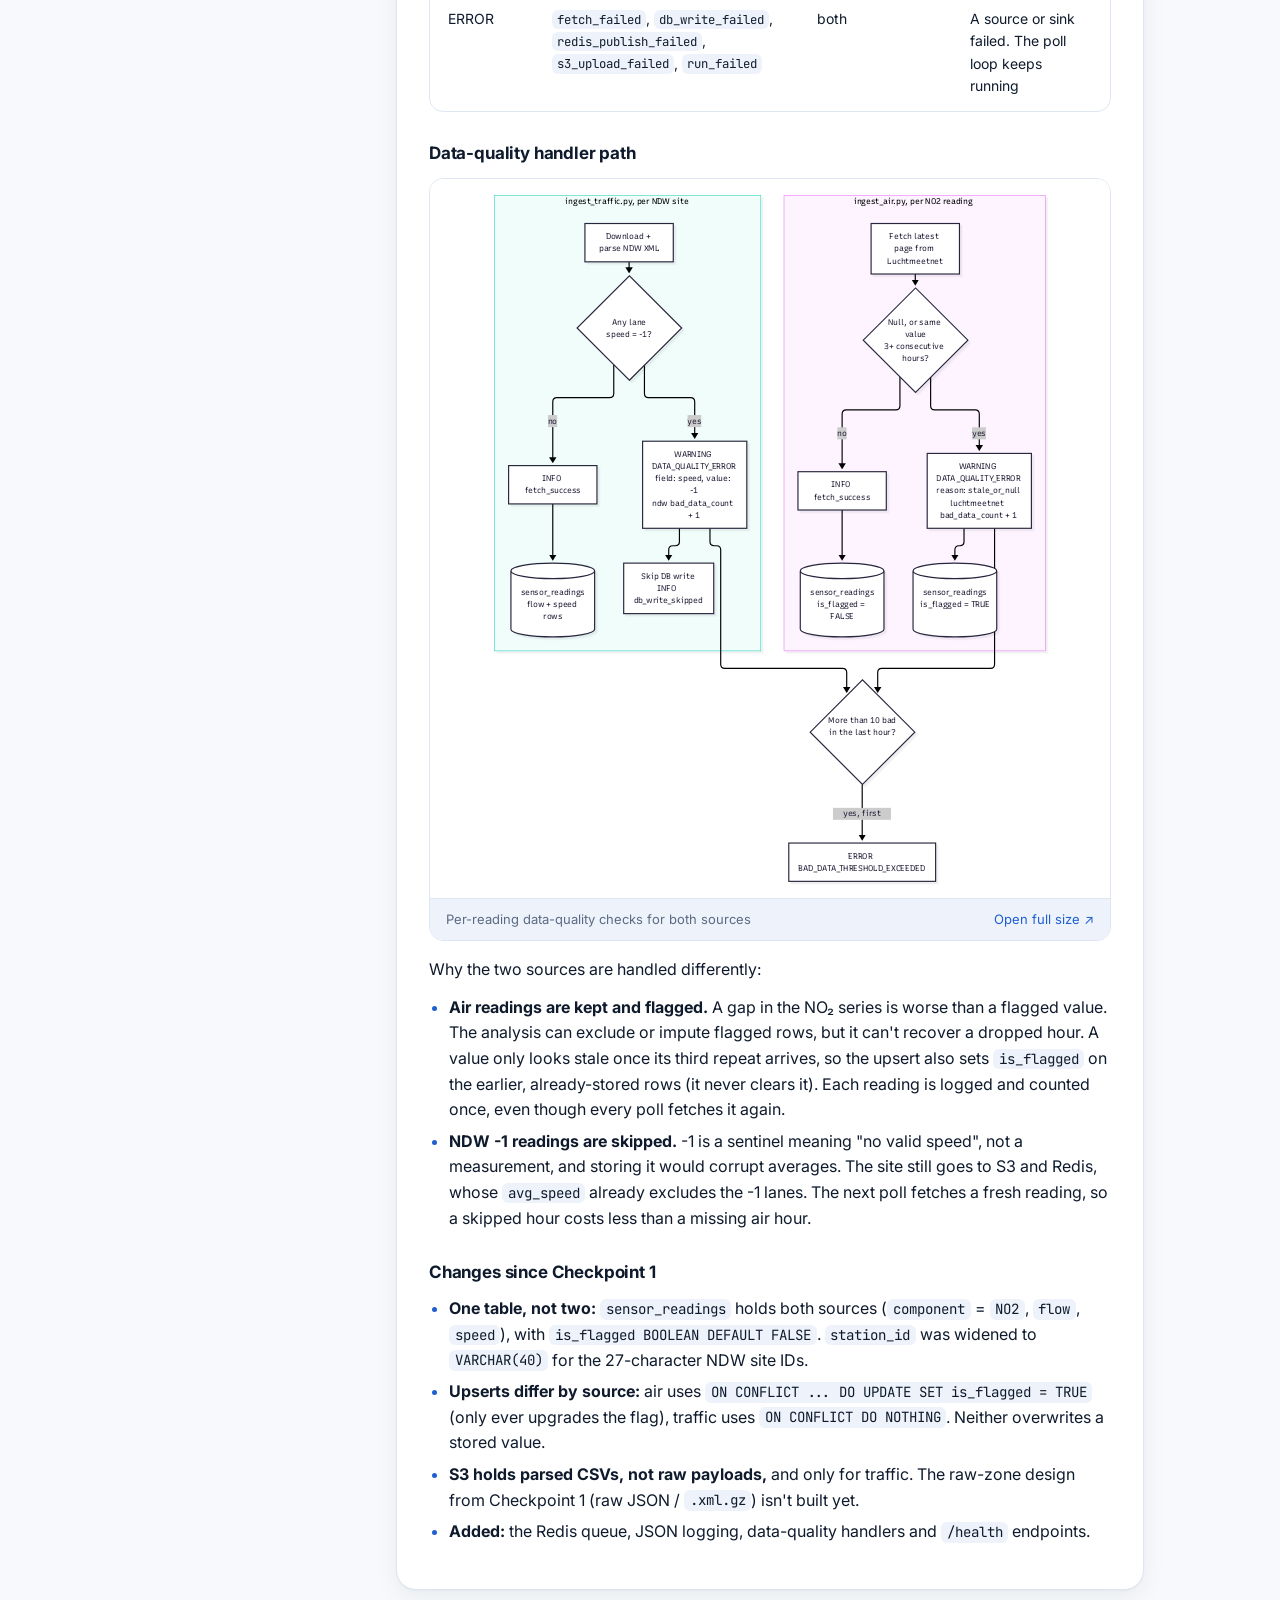
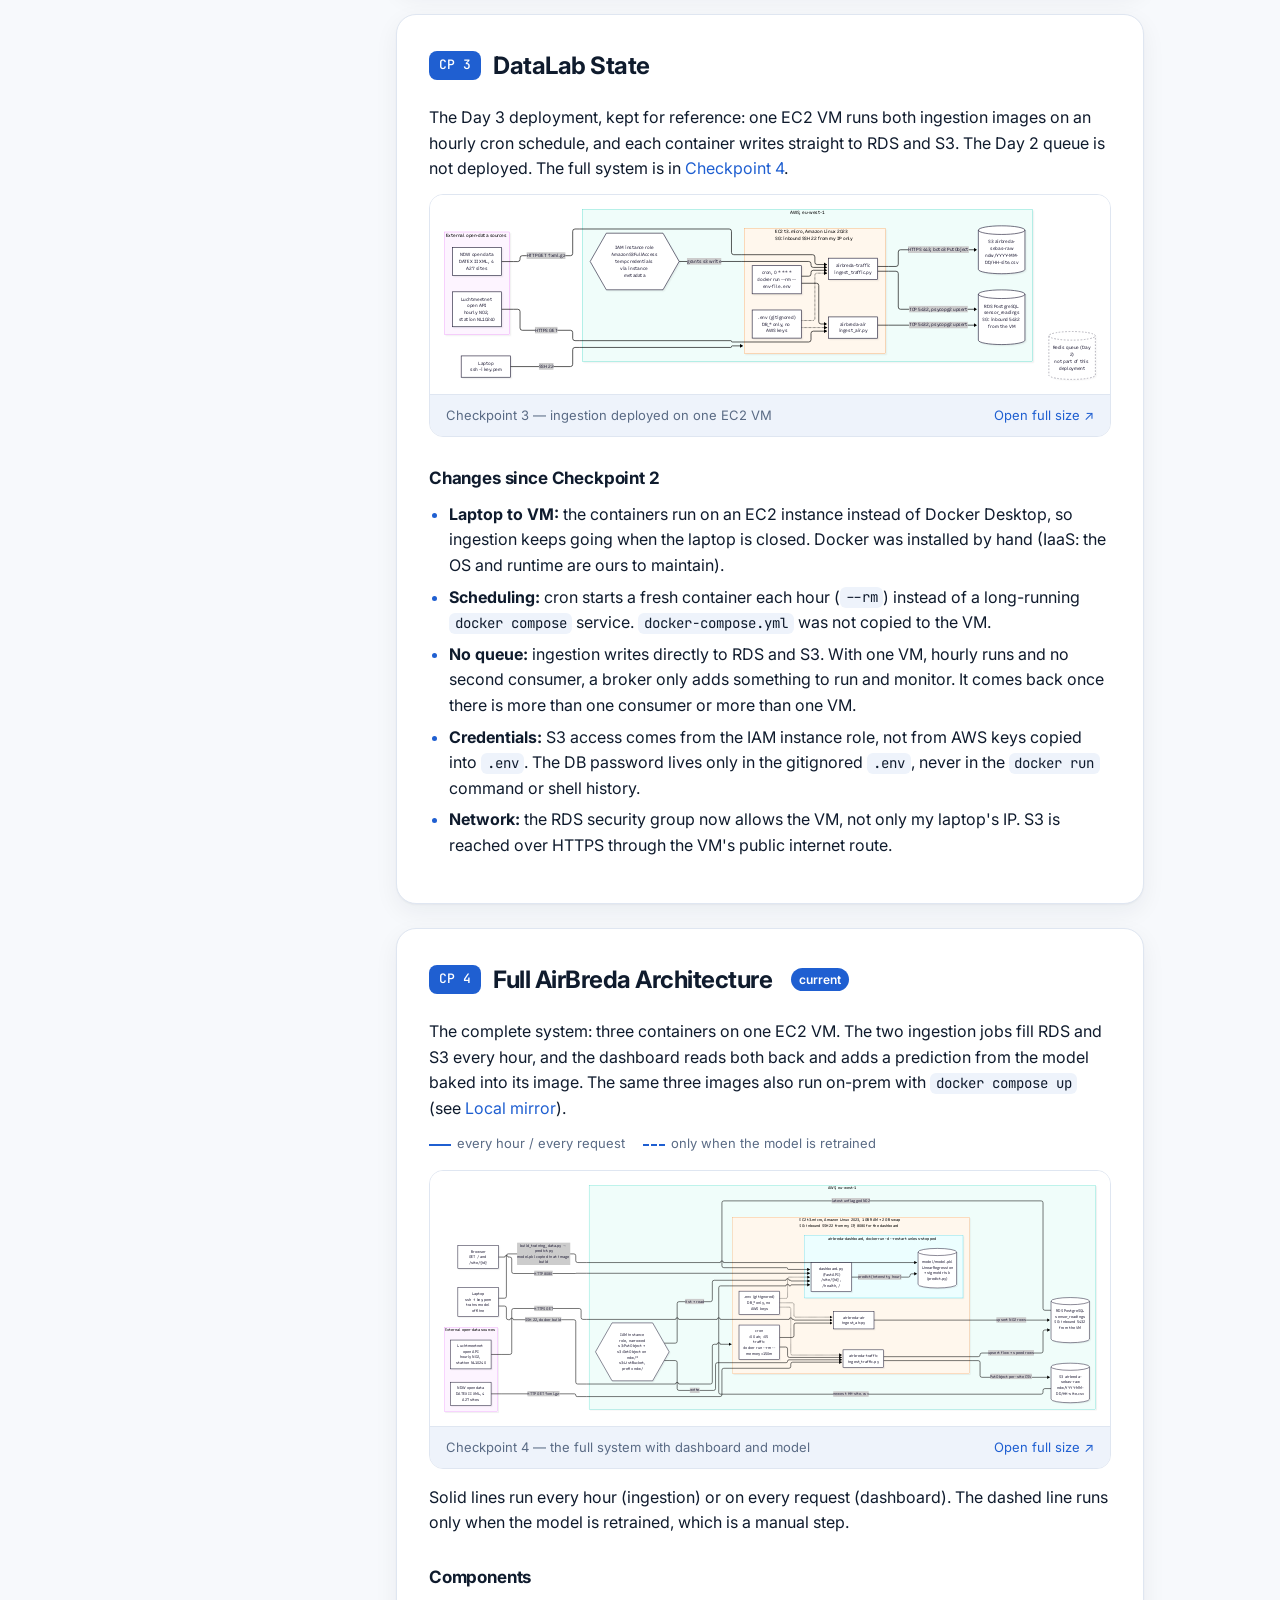
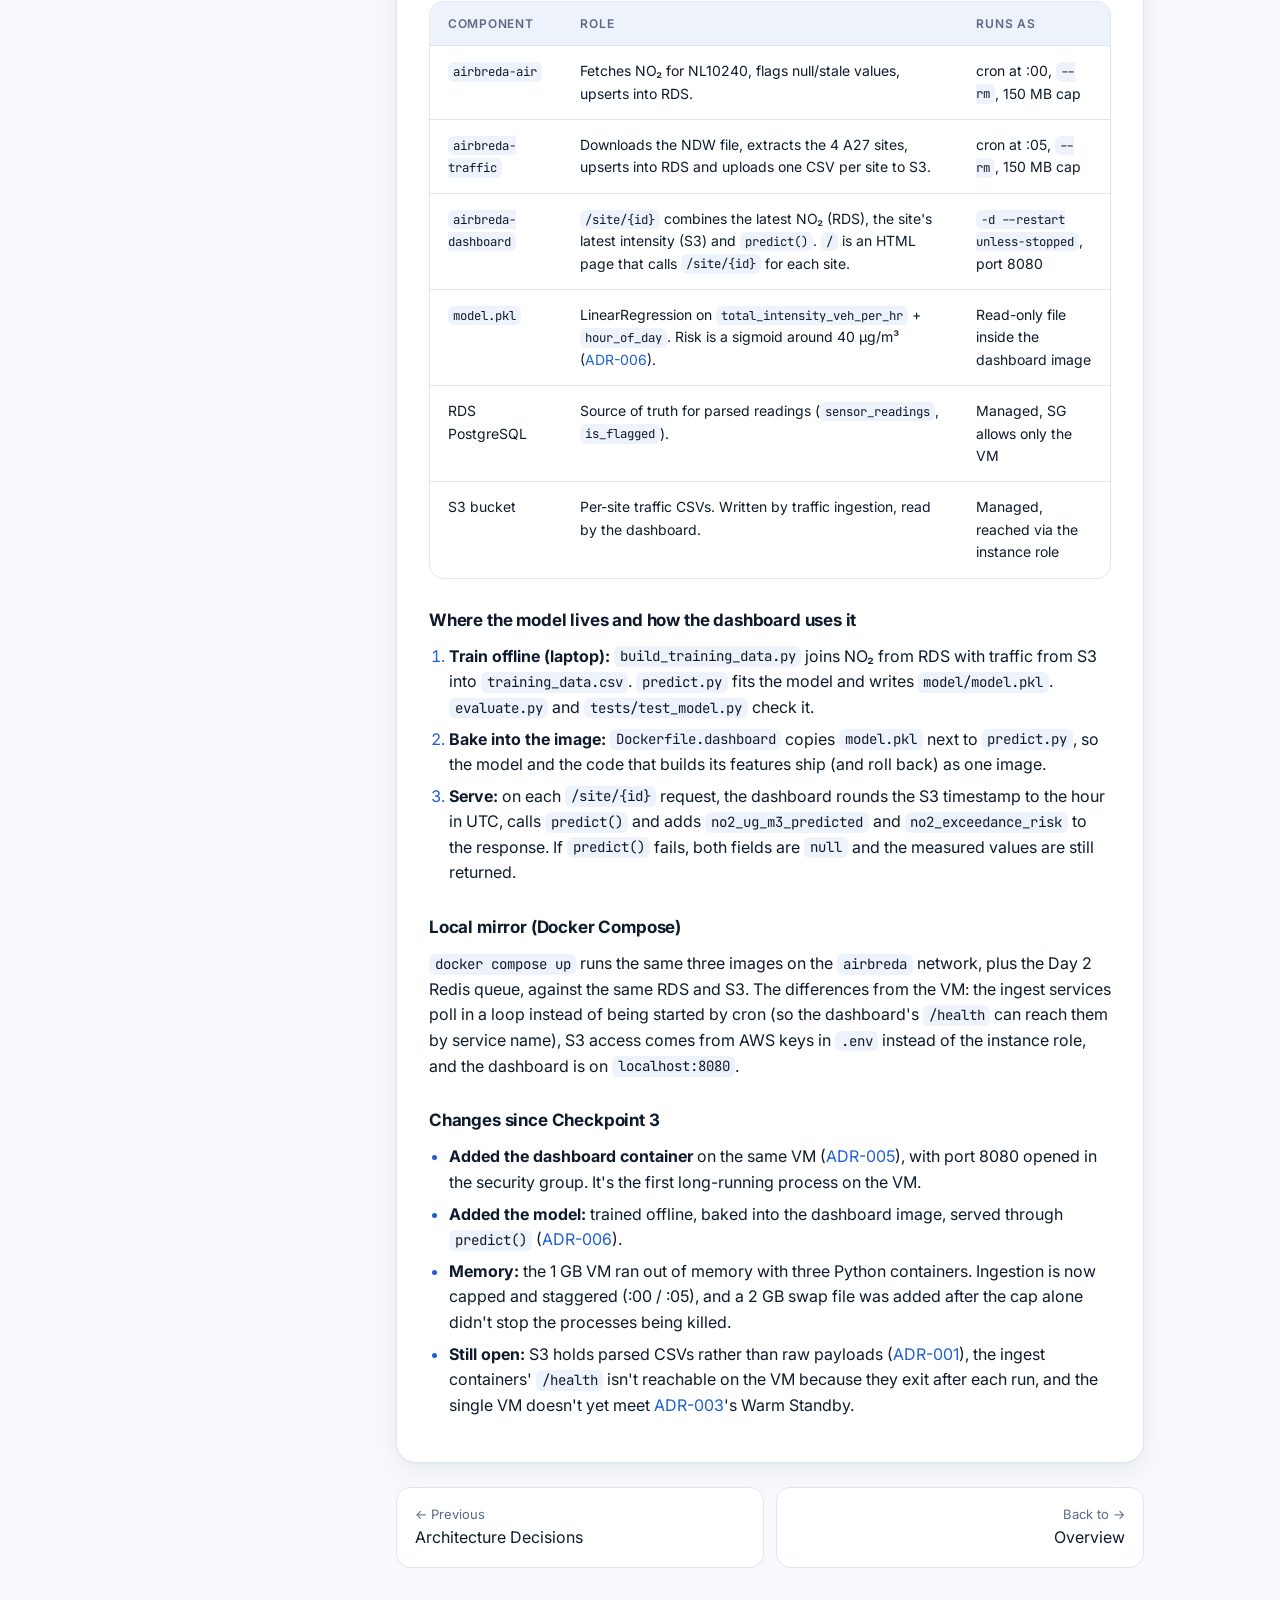
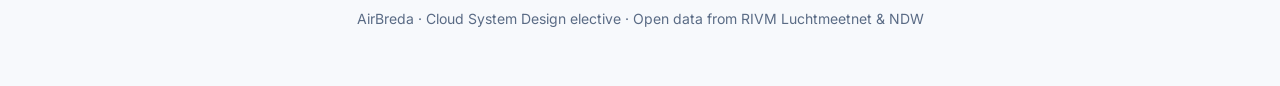
<file: docs/architecture_design.html>
<!doctype html>
<html lang="en">
<head>
  <meta charset="utf-8">
  <meta name="viewport" content="width=device-width, initial-scale=1">
  <title>AirBreda Architecture Design</title>
  <meta name="description" content="AirBreda architecture diagrams at four checkpoints, from the first plan to the full deployed system.">
  <link rel="preconnect" href="https://fonts.googleapis.com">
  <link rel="preconnect" href="https://fonts.gstatic.com" crossorigin>
  <link href="https://fonts.googleapis.com/css2?family=Inter:wght@400;500;600;700&family=JetBrains+Mono:wght@400;500&display=swap" rel="stylesheet">
  <link rel="stylesheet" href="style.css">
</head>
<body>

<nav>
  <div class="wrap">
    <a class="brand" href="index.html"><span class="logo">◎</span> AirBreda</a>
    <div class="nav-links">
      <a class="hide-sm" href="index.html">Overview</a>
      <a class="hide-sm" href="architecture_descisions.html">Decisions</a>
      <a class="hide-sm active" href="architecture_design.html">Design</a>
      <a class="gh" href="https://github.com/SebastiaanBotter244915/system-design-cloud-platforms" aria-label="GitHub repository">
        <svg viewBox="0 0 16 16" aria-hidden="true"><path d="M8 0C3.58 0 0 3.58 0 8c0 3.54 2.29 6.53 5.47 7.59.4.07.55-.17.55-.38 0-.19-.01-.82-.01-1.49-2.01.37-2.53-.49-2.69-.94-.09-.23-.48-.94-.82-1.13-.28-.15-.68-.52-.01-.53.63-.01 1.08.58 1.23.82.72 1.21 1.87.87 2.33.66.07-.52.28-.87.51-1.07-1.78-.2-3.64-.89-3.64-3.95 0-.87.31-1.59.82-2.15-.08-.2-.36-1.02.08-2.12 0 0 .67-.21 2.2.82.64-.18 1.32-.27 2-.27.68 0 1.36.09 2 .27 1.53-1.04 2.2-.82 2.2-.82.44 1.1.16 1.92.08 2.12.51.56.82 1.27.82 2.15 0 3.07-1.87 3.75-3.65 3.95.29.25.54.73.54 1.48 0 1.07-.01 1.93-.01 2.2 0 .21.15.46.55.38A8.013 8.013 0 0016 8c0-4.42-3.58-8-8-8z"/></svg>
        GitHub
      </a>
    </div>
  </div>
</nav>

<header class="wrap page-hero">
  <div class="crumbs"><a href="index.html">AirBreda</a> / Architecture Design</div>
  <h1>Architecture <span>Design</span></h1>
  <p class="lede">What AirBreda looks like at each checkpoint, from the first plan to the full deployed
    system. Earlier checkpoints are kept for reference; the current system is
    <a href="#checkpoint-4">Checkpoint 4</a>.</p>
</header>

<main class="wrap layout">

  <aside class="toc">
    <p class="toc-title">Checkpoints</p>
    <a href="#checkpoint-1"><span class="num">CP1</span>First plan</a>
    <a href="#checkpoint-2"><span class="num">CP2</span>Patterns &amp; Resilience</a>
    <a href="#checkpoint-3"><span class="num">CP3</span>DataLab State</a>
    <a href="#checkpoint-4"><span class="num">CP4</span>Full Architecture</a>
  </aside>

  <div>

    <!-- Checkpoint 1 -->
    <article class="entry" id="checkpoint-1">
      <div class="entry-head"><span class="badge">CP 1</span><h2>First Plan</h2></div>

      <p>Captures the understanding at Checkpoint 1, kept for reference. The current system is in
        <a href="#checkpoint-4">Checkpoint 4</a>.</p>
      <div class="legend"><span>existed in the repo at the time</span><span class="dash">designed but not yet built</span></div>

      <figure class="diagram">
        <div class="canvas"><img src="flowcharts/flowchart-1.svg" alt="Checkpoint 1: Luchtmeetnet and NDW feed two ingestion services in AWS, which write raw files to an S3 raw zone and parsed rows to RDS PostgreSQL, with S3 replay into RDS." loading="lazy"></div>
        <figcaption><span>Checkpoint 1 — planned ingestion with a raw S3 zone</span><a href="flowcharts/flowchart-1.svg" target="_blank">Open full size ↗</a></figcaption>
      </figure>

      <h3>Components</h3>
      <div class="table-wrap">
        <table>
          <thead><tr><th>Component</th><th>Role</th><th>Status</th></tr></thead>
          <tbody>
            <tr><td>Luchtmeetnet API</td><td>Source of NO₂ (and PM2.5, PM10, NO) for NL10240. Hourly averages stamped at the <em>end</em> of the hour. No API key; fair use is 100 req / 5 min.</td><td>External</td></tr>
            <tr><td>NDW open data</td><td>Source of A27 traffic flow (veh/h) and speed (km/h). Full-country files, so only 4 site IDs are extracted.</td><td>External</td></tr>
            <tr><td><code>ingest_air.py</code></td><td>Air-quality ingestion. Containerised by <code>Dockerfile.air</code> (image <code>airbreda-air</code>).</td><td>Built, see Checkpoint 2</td></tr>
            <tr><td><code>ingest_traffic.py</code> (uses <code>getTrafficReadings.py</code>)</td><td>Traffic ingestion. Containerised by <code>Dockerfile.traffic</code> (image <code>airbreda-traffic</code>).</td><td>Built, see Checkpoint 2</td></tr>
            <tr><td>S3 bucket</td><td>Archive of the per-site traffic CSVs.</td><td>Built for traffic only</td></tr>
            <tr><td>RDS PostgreSQL</td><td>Stores cleaned, typed, deduplicated readings for querying and joining.</td><td>Built (single <code>sensor_readings</code> table)</td></tr>
          </tbody>
        </table>
      </div>

      <h3>Planned data flow per run</h3>
      <ol>
        <li>Fetch from the source.</li>
        <li>Write the untouched payload to S3 under a time-partitioned key, e.g.
          <code>raw/luchtmeetnet/station=NL10240/date=2026-09-29/fetched_at=155242Z.json</code>.</li>
        <li>Parse and validate, then upsert into PostgreSQL.</li>
        <li>If step 3 fails, the raw file is still in S3 and can be replayed later.</li>
      </ol>
    </article>

    <!-- Checkpoint 2 -->
    <article class="entry" id="checkpoint-2">
      <div class="entry-head"><span class="badge">CP 2</span><h2>Patterns &amp; Resilience</h2></div>

      <p>The local Day 2 setup, kept for reference: <code>docker compose up</code> starts three containers on one
        <code>airbreda</code> network, and the two ingestion services write to AWS. The deployed system is in
        <a href="#checkpoint-4">Checkpoint 4</a>.</p>
      <div class="legend"><span>built and has been run</span><span class="dash">planned</span></div>

      <figure class="diagram">
        <div class="canvas"><img src="flowcharts/flowchart-2.svg" alt="Checkpoint 2: Docker Compose stack with air-ingest, traffic-ingest, a Redis queue, data-quality handlers and SourceMonitor, writing to RDS and S3 and logging JSON to stdout." loading="lazy"></div>
        <figcaption><span>Checkpoint 2 — Docker Compose stack with queue, logging and data-quality checks</span><a href="flowcharts/flowchart-2.svg" target="_blank">Open full size ↗</a></figcaption>
      </figure>
      <p>Solid lines are built and have been run. Dashed lines are planned: nothing consumes the queue yet, and the
        dashboard is wired up in Day 4/5.</p>

      <h3>Structured logging path</h3>
      <p>Both scripts log through Python's <code>logging</code> module. <code>observability.py</code> formats every
        record as one JSON object on stdout, adding <code>level</code> and <code>logged_at</code>, so
        <code>docker logs</code> today (and a dashboard later) can filter on fields instead of parsing text.</p>
      <div class="table-wrap">
        <table>
          <thead><tr><th>Level</th><th>Event</th><th>Logged by</th><th>When</th></tr></thead>
          <tbody>
            <tr><td>INFO</td><td><code>fetch_success</code></td><td>air: per clean NO₂ reading; traffic: per clean site</td><td>Reading passed the data-quality check</td></tr>
            <tr><td>INFO</td><td><code>db_write</code>, <code>redis_publish</code>, <code>s3_upload</code></td><td>both (S3: traffic only)</td><td>A sink write succeeded; includes row/message counts</td></tr>
            <tr><td>INFO</td><td><code>db_write_skipped</code></td><td>traffic</td><td>Site had speed = -1, so no database write</td></tr>
            <tr><td>WARNING</td><td><code>DATA_QUALITY_ERROR</code></td><td>both</td><td>Air: null or stale value. NDW: speed = -1</td></tr>
            <tr><td>WARNING</td><td><code>fetch_empty</code></td><td>both</td><td>Source answered but returned no readings</td></tr>
            <tr><td>ERROR</td><td><code>BAD_DATA_THRESHOLD_EXCEEDED</code></td><td>both, via <code>SourceMonitor</code></td><td>More than 10 bad readings for one source within an hour; logged once per breach</td></tr>
            <tr><td>ERROR</td><td><code>fetch_failed</code>, <code>db_write_failed</code>, <code>redis_publish_failed</code>, <code>s3_upload_failed</code>, <code>run_failed</code></td><td>both</td><td>A source or sink failed. The poll loop keeps running</td></tr>
          </tbody>
        </table>
      </div>

      <h3>Data-quality handler path</h3>
      <figure class="diagram">
        <div class="canvas"><img src="flowcharts/flowchart-3.svg" alt="Data-quality handler path: air readings that are null or stale are flagged and kept; NDW sites with a speed of -1 skip the database write; more than 10 bad readings in an hour logs BAD_DATA_THRESHOLD_EXCEEDED." loading="lazy" style="max-width: 560px; margin: 0 auto;"></div>
        <figcaption><span>Per-reading data-quality checks for both sources</span><a href="flowcharts/flowchart-3.svg" target="_blank">Open full size ↗</a></figcaption>
      </figure>
      <p>Why the two sources are handled differently:</p>
      <ul>
        <li><b>Air readings are kept and flagged.</b> A gap in the NO₂ series is worse than a flagged value. The
          analysis can exclude or impute flagged rows, but it can't recover a dropped hour. A value only looks stale
          once its third repeat arrives, so the upsert also sets <code>is_flagged</code> on the earlier,
          already-stored rows (it never clears it). Each reading is logged and counted once, even though every poll
          fetches it again.</li>
        <li><b>NDW -1 readings are skipped.</b> -1 is a sentinel meaning "no valid speed", not a measurement, and
          storing it would corrupt averages. The site still goes to S3 and Redis, whose <code>avg_speed</code>
          already excludes the -1 lanes. The next poll fetches a fresh reading, so a skipped hour costs less than a
          missing air hour.</li>
      </ul>

      <h3>Changes since Checkpoint 1</h3>
      <ul>
        <li><b>One table, not two:</b> <code>sensor_readings</code> holds both sources (<code>component</code> =
          <code>NO2</code>, <code>flow</code>, <code>speed</code>), with <code>is_flagged BOOLEAN DEFAULT FALSE</code>.
          <code>station_id</code> was widened to <code>VARCHAR(40)</code> for the 27-character NDW site IDs.</li>
        <li><b>Upserts differ by source:</b> air uses <code>ON CONFLICT ... DO UPDATE SET is_flagged = TRUE</code>
          (only ever upgrades the flag), traffic uses <code>ON CONFLICT DO NOTHING</code>. Neither overwrites a
          stored value.</li>
        <li><b>S3 holds parsed CSVs, not raw payloads,</b> and only for traffic. The raw-zone design from
          Checkpoint 1 (raw JSON / <code>.xml.gz</code>) isn't built yet.</li>
        <li><b>Added:</b> the Redis queue, JSON logging, data-quality handlers and <code>/health</code>
          endpoints.</li>
      </ul>
    </article>

    <!-- Checkpoint 3 -->
    <article class="entry" id="checkpoint-3">
      <div class="entry-head"><span class="badge">CP 3</span><h2>DataLab State</h2></div>

      <p>The Day 3 deployment, kept for reference: one EC2 VM runs both ingestion images on an hourly cron
        schedule, and each container writes straight to RDS and S3. The Day 2 queue is not deployed. The full
        system is in <a href="#checkpoint-4">Checkpoint 4</a>.</p>

      <figure class="diagram">
        <div class="canvas"><img src="flowcharts/flowchart-4.svg" alt="Checkpoint 3: an EC2 t3.micro runs cron and the two ingestion containers, which write to RDS over TCP 5432 and to S3 over HTTPS 443 using an IAM instance role; the Day 2 Redis queue is not part of the deployment." loading="lazy"></div>
        <figcaption><span>Checkpoint 3 — ingestion deployed on one EC2 VM</span><a href="flowcharts/flowchart-4.svg" target="_blank">Open full size ↗</a></figcaption>
      </figure>

      <h3>Changes since Checkpoint 2</h3>
      <ul>
        <li><b>Laptop to VM:</b> the containers run on an EC2 instance instead of Docker Desktop, so ingestion keeps
          going when the laptop is closed. Docker was installed by hand (IaaS: the OS and runtime are ours to
          maintain).</li>
        <li><b>Scheduling:</b> cron starts a fresh container each hour (<code>--rm</code>) instead of a long-running
          <code>docker compose</code> service. <code>docker-compose.yml</code> was not copied to the VM.</li>
        <li><b>No queue:</b> ingestion writes directly to RDS and S3. With one VM, hourly runs and no second
          consumer, a broker only adds something to run and monitor. It comes back once there is more than one
          consumer or more than one VM.</li>
        <li><b>Credentials:</b> S3 access comes from the IAM instance role, not from AWS keys copied into
          <code>.env</code>. The DB password lives only in the gitignored <code>.env</code>, never in the
          <code>docker run</code> command or shell history.</li>
        <li><b>Network:</b> the RDS security group now allows the VM, not only my laptop's IP. S3 is reached over
          HTTPS through the VM's public internet route.</li>
      </ul>
    </article>

    <!-- Checkpoint 4 -->
    <article class="entry" id="checkpoint-4">
      <div class="entry-head"><span class="badge">CP 4</span><h2>Full AirBreda Architecture</h2><span class="tag">current</span></div>

      <p>The complete system: three containers on one EC2 VM. The two ingestion jobs fill RDS and S3 every hour,
        and the dashboard reads both back and adds a prediction from the model baked into its image. The same three
        images also run on-prem with <code>docker compose up</code> (see <a href="#local-mirror">Local mirror</a>).</p>
      <div class="legend"><span>every hour / every request</span><span class="dash">only when the model is retrained</span></div>

      <figure class="diagram">
        <div class="canvas"><img src="flowcharts/flowchart-5.svg" alt="Checkpoint 4: one EC2 VM runs cron-started air and traffic ingestion plus an always-on dashboard container with model.pkl inside; ingestion writes to RDS and S3, the dashboard reads both and serves browsers on port 8080." loading="lazy"></div>
        <figcaption><span>Checkpoint 4 — the full system with dashboard and model</span><a href="flowcharts/flowchart-5.svg" target="_blank">Open full size ↗</a></figcaption>
      </figure>
      <p>Solid lines run every hour (ingestion) or on every request (dashboard). The dashed line runs only when the
        model is retrained, which is a manual step.</p>

      <h3>Components</h3>
      <div class="table-wrap">
        <table>
          <thead><tr><th>Component</th><th>Role</th><th>Runs as</th></tr></thead>
          <tbody>
            <tr><td><code>airbreda-air</code></td><td>Fetches NO₂ for NL10240, flags null/stale values, upserts into RDS.</td><td>cron at :00, <code>--rm</code>, 150 MB cap</td></tr>
            <tr><td><code>airbreda-traffic</code></td><td>Downloads the NDW file, extracts the 4 A27 sites, upserts into RDS and uploads one CSV per site to S3.</td><td>cron at :05, <code>--rm</code>, 150 MB cap</td></tr>
            <tr><td><code>airbreda-dashboard</code></td><td><code>/site/{id}</code> combines the latest NO₂ (RDS), the site's latest intensity (S3) and <code>predict()</code>. <code>/</code> is an HTML page that calls <code>/site/{id}</code> for each site.</td><td><code>-d --restart unless-stopped</code>, port 8080</td></tr>
            <tr><td><code>model.pkl</code></td><td>LinearRegression on <code>total_intensity_veh_per_hr</code> + <code>hour_of_day</code>. Risk is a sigmoid around 40 µg/m³ (<a href="architecture_descisions.html#adr-006">ADR-006</a>).</td><td>Read-only file inside the dashboard image</td></tr>
            <tr><td>RDS PostgreSQL</td><td>Source of truth for parsed readings (<code>sensor_readings</code>, <code>is_flagged</code>).</td><td>Managed, SG allows only the VM</td></tr>
            <tr><td>S3 bucket</td><td>Per-site traffic CSVs. Written by traffic ingestion, read by the dashboard.</td><td>Managed, reached via the instance role</td></tr>
          </tbody>
        </table>
      </div>

      <h3>Where the model lives and how the dashboard uses it</h3>
      <ol>
        <li><b>Train offline (laptop):</b> <code>build_training_data.py</code> joins NO₂ from RDS with traffic from
          S3 into <code>training_data.csv</code>. <code>predict.py</code> fits the model and writes
          <code>model/model.pkl</code>. <code>evaluate.py</code> and <code>tests/test_model.py</code> check it.</li>
        <li><b>Bake into the image:</b> <code>Dockerfile.dashboard</code> copies <code>model.pkl</code> next to
          <code>predict.py</code>, so the model and the code that builds its features ship (and roll back) as one
          image.</li>
        <li><b>Serve:</b> on each <code>/site/{id}</code> request, the dashboard rounds the S3 timestamp to the hour
          in UTC, calls <code>predict()</code> and adds <code>no2_ug_m3_predicted</code> and
          <code>no2_exceedance_risk</code> to the response. If <code>predict()</code> fails, both fields are
          <code>null</code> and the measured values are still returned.</li>
      </ol>

      <h3 id="local-mirror">Local mirror (Docker Compose)</h3>
      <p><code>docker compose up</code> runs the same three images on the <code>airbreda</code> network, plus the
        Day 2 Redis queue, against the same RDS and S3. The differences from the VM: the ingest services poll in a
        loop instead of being started by cron (so the dashboard's <code>/health</code> can reach them by service
        name), S3 access comes from AWS keys in <code>.env</code> instead of the instance role, and the dashboard
        is on <code>localhost:8080</code>.</p>

      <h3>Changes since Checkpoint 3</h3>
      <ul>
        <li><b>Added the dashboard container</b> on the same VM (<a href="architecture_descisions.html#adr-005">ADR-005</a>),
          with port 8080 opened in the security group. It's the first long-running process on the VM.</li>
        <li><b>Added the model:</b> trained offline, baked into the dashboard image, served through
          <code>predict()</code> (<a href="architecture_descisions.html#adr-006">ADR-006</a>).</li>
        <li><b>Memory:</b> the 1 GB VM ran out of memory with three Python containers. Ingestion is now capped and
          staggered (:00 / :05), and a 2 GB swap file was added after the cap alone didn't stop the processes being
          killed.</li>
        <li><b>Still open:</b> S3 holds parsed CSVs rather than raw payloads
          (<a href="architecture_descisions.html#adr-001">ADR-001</a>), the ingest containers' <code>/health</code>
          isn't reachable on the VM because they exit after each run, and the single VM doesn't yet meet
          <a href="architecture_descisions.html#adr-003">ADR-003</a>'s Warm Standby.</li>
      </ul>
    </article>

    <div class="pager">
      <a href="architecture_descisions.html"><small>← Previous</small>Architecture Decisions</a>
      <a class="next" href="index.html"><small>Back to →</small>Overview</a>
    </div>

  </div>
</main>

<footer>
  <div class="wrap">AirBreda · Cloud System Design elective · Open data from RIVM Luchtmeetnet &amp; NDW</div>
</footer>

<script>
  // Highlight the checkpoint that is currently in view in the side navigation.
  const links = [...document.querySelectorAll(".toc a")];
  const observer = new IntersectionObserver(entries => {
    entries.forEach(e => {
      if (e.isIntersecting) {
        links.forEach(a => a.classList.toggle("on", a.getAttribute("href") === "#" + e.target.id));
      }
    });
  }, { rootMargin: "-20% 0px -70% 0px" });
  document.querySelectorAll(".entry").forEach(el => observer.observe(el));
</script>

</body>
</html>
</file>
<file: docs/style.css>
/* AirBreda — shared styles for index.html and the two architecture pages */

:root {
  --bg: #f7f9fc;
  --surface: #ffffff;
  --surface-2: #eef3fb;
  --border: #dfe6f1;
  --text: #0f1b2d;
  --muted: #5a6b85;
  --blue: #1f5fd1;
  --blue-strong: #1748a3;
  --blue-soft: #e4edfc;
  --shadow: 0 1px 2px rgba(15, 27, 45, .04), 0 8px 24px rgba(15, 27, 45, .06);
}
@media (prefers-color-scheme: dark) {
  :root:not([data-theme="light"]) {
    --bg: #0b1220;
    --surface: #121b2e;
    --surface-2: #17233b;
    --border: #24324d;
    --text: #e6edf8;
    --muted: #93a3bd;
    --blue: #5b95f5;
    --blue-strong: #8ab4ff;
    --blue-soft: #1a2a48;
    --shadow: 0 1px 2px rgba(0, 0, 0, .3), 0 8px 24px rgba(0, 0, 0, .25);
  }
}
:root[data-theme="dark"] {
  --bg: #0b1220; --surface: #121b2e; --surface-2: #17233b; --border: #24324d;
  --text: #e6edf8; --muted: #93a3bd; --blue: #5b95f5; --blue-strong: #8ab4ff;
  --blue-soft: #1a2a48; --shadow: 0 1px 2px rgba(0,0,0,.3), 0 8px 24px rgba(0,0,0,.25);
}

* { box-sizing: border-box; }
html { scroll-behavior: smooth; }
body {
  margin: 0;
  background: var(--bg);
  color: var(--text);
  font: 16px/1.6 "Inter", system-ui, -apple-system, "Segoe UI", sans-serif;
  -webkit-font-smoothing: antialiased;
}
a { color: var(--blue); text-decoration: none; }
a:hover { color: var(--blue-strong); }
code { font-family: "JetBrains Mono", ui-monospace, monospace; font-size: .88em;
       background: var(--surface-2); padding: .1em .4em; border-radius: 6px; }

.wrap { max-width: 1040px; margin: 0 auto; padding: 0 16px; }

/* Nav */
nav { position: sticky; top: 0; z-index: 10; backdrop-filter: blur(10px);
      background: color-mix(in srgb, var(--bg) 82%, transparent);
      border-bottom: 1px solid var(--border); }
nav .wrap { display: flex; align-items: center; justify-content: space-between; height: 60px; }
.brand { display: flex; align-items: center; gap: 10px; font-weight: 700; color: var(--text); }
.logo { width: 30px; height: 30px; border-radius: 9px; display: grid; place-items: center;
        background: linear-gradient(135deg, var(--blue), #4fa3f7); color: #fff; font-size: 15px; }
.nav-links { display: flex; gap: 6px; align-items: center; }
.nav-links a { color: var(--muted); font-size: 14px; font-weight: 500; padding: 6px 10px; border-radius: 8px; }
.nav-links a:hover { color: var(--text); background: var(--surface-2); }
.gh { display: inline-flex; align-items: center; gap: 6px; }
.gh svg { width: 18px; height: 18px; fill: currentColor; }

/* Hero */
.hero { padding: 72px 0 48px; text-align: center; }
.eyebrow { display: inline-flex; align-items: center; gap: 8px; font-size: 13px; font-weight: 600;
           color: var(--blue); background: var(--blue-soft); padding: 6px 12px; border-radius: 999px; }
.eyebrow::before { content: ""; width: 7px; height: 7px; border-radius: 50%; background: var(--blue); }
h1 { font-size: clamp(34px, 6vw, 56px); line-height: 1.08; letter-spacing: -.03em; margin: 20px 0 16px; }
h1 span { background: linear-gradient(90deg, var(--blue), #4fa3f7); -webkit-background-clip: text;
          background-clip: text; color: transparent; }
.lede { max-width: 640px; margin: 0 auto; color: var(--muted); font-size: 18px; }
.cta { display: flex; flex-wrap: wrap; gap: 12px; justify-content: center; margin-top: 32px; }
.btn { display: inline-flex; align-items: center; gap: 8px; padding: 12px 20px; border-radius: 12px;
       font-weight: 600; font-size: 15px; border: 1px solid var(--border); background: var(--surface);
       color: var(--text); box-shadow: var(--shadow); transition: transform .15s, box-shadow .15s; }
.btn:hover { transform: translateY(-1px); color: var(--text); }
.btn.primary { background: var(--blue); border-color: var(--blue); color: #fff; }
.btn.primary:hover { background: var(--blue-strong); color: #fff; }
.btn svg { width: 18px; height: 18px; fill: currentColor; }
.stack { display: flex; flex-wrap: wrap; gap: 8px; justify-content: center; margin-top: 28px; }
.chip { font-size: 13px; color: var(--muted); border: 1px solid var(--border); padding: 4px 10px;
        border-radius: 999px; background: var(--surface); }

/* Sections */
section { padding: 40px 0; }
h2 { font-size: 26px; letter-spacing: -.02em; margin: 0 0 6px; }
.sub { color: var(--muted); margin: 0 0 24px; }

.stats { display: grid; grid-template-columns: repeat(4, 1fr); gap: 12px; }
.stat { background: var(--surface); border: 1px solid var(--border); border-radius: 16px; padding: 18px; }
.stat b { display: block; font-size: 24px; letter-spacing: -.02em; color: var(--blue); }
.stat span { font-size: 14px; color: var(--muted); }

.docs { display: grid; grid-template-columns: 1fr 1fr; gap: 16px; }
.doc { display: block; background: var(--surface); border: 1px solid var(--border); border-radius: 20px;
       padding: 28px; box-shadow: var(--shadow); color: var(--text); transition: transform .15s, border-color .15s; }
.doc:hover { transform: translateY(-2px); border-color: var(--blue); color: var(--text); }
.doc .icon { width: 44px; height: 44px; border-radius: 12px; display: grid; place-items: center;
             background: var(--blue-soft); color: var(--blue); font-size: 22px; margin-bottom: 16px; }
.doc h3 { margin: 0 0 6px; font-size: 20px; }
.doc p { margin: 0 0 16px; color: var(--muted); }
.doc .go { font-weight: 600; color: var(--blue); font-size: 15px; }

.card { background: var(--surface); border: 1px solid var(--border); border-radius: 20px;
        box-shadow: var(--shadow); overflow: hidden; }
table { width: 100%; border-collapse: collapse; font-size: 15px; }
th { text-align: left; font-size: 12px; text-transform: uppercase; letter-spacing: .06em; color: var(--muted);
     font-weight: 600; background: var(--surface-2); padding: 12px 18px; }
td { padding: 14px 18px; border-top: 1px solid var(--border); vertical-align: top; }
tr:hover td { background: color-mix(in srgb, var(--blue-soft) 45%, transparent); }
.id { font-family: "JetBrains Mono", monospace; font-weight: 500; white-space: nowrap; }
.tag { display: inline-block; font-size: 12px; font-weight: 600; padding: 2px 8px; border-radius: 999px;
       background: var(--blue); color: #fff; margin-left: 6px; vertical-align: 1px; }
.two { display: grid; grid-template-columns: 1.25fr 1fr; gap: 16px; align-items: start; }

/* Flow */
.flow { display: grid; grid-template-columns: 1fr auto 1fr auto 1fr auto 1fr; align-items: center;
        gap: 10px; padding: 28px; }
.col { display: grid; gap: 10px; }
.node { background: var(--surface-2); border: 1px solid var(--border); border-radius: 12px;
        padding: 10px 12px; font-size: 14px; text-align: center; }
.node small { display: block; color: var(--muted); font-size: 12px; }
.node.hl { background: var(--blue); color: #fff; border-color: var(--blue); }
.node.hl small { color: rgba(255,255,255,.8); }
.arrow { color: var(--blue); font-size: 20px; text-align: center; }
.flow-note { border-top: 1px solid var(--border); padding: 14px 28px; font-size: 14px; color: var(--muted); }

footer { padding: 40px 0 56px; color: var(--muted); font-size: 14px; text-align: center; }

@media (max-width: 820px) {
  .stats { grid-template-columns: 1fr 1fr; }
  .docs, .two { grid-template-columns: 1fr; }
  .flow { grid-template-columns: 1fr; }
  .arrow { transform: rotate(90deg); }
  .nav-links a.hide-sm { display: none; }
  .card { overflow-x: auto; }
}

/* ---------- Shared nav state ---------- */
.nav-links a.active { color: var(--blue); background: var(--blue-soft); }

/* ---------- Document pages ---------- */
.page-hero { padding-top: 56px; padding-bottom: 32px; border-bottom: 1px solid var(--border); margin-bottom: 40px; }
.page-hero h1 { font-size: clamp(30px, 5vw, 44px); margin: 16px 0 12px; }
.page-hero .lede { margin: 0; max-width: 680px; }
.crumbs { font-size: 14px; color: var(--muted); }
.crumbs a { color: var(--muted); }
.crumbs a:hover { color: var(--blue); }

.layout { display: grid; grid-template-columns: 220px minmax(0, 1fr); gap: 40px; align-items: start; }
.toc { position: sticky; top: 84px; display: grid; gap: 2px; }
.toc .toc-title { font-size: 12px; font-weight: 600; text-transform: uppercase; letter-spacing: .06em;
                  color: var(--muted); margin: 0 0 8px 12px; }
.toc a { display: block; padding: 7px 12px; border-radius: 8px; font-size: 14px; color: var(--muted);
         border-left: 2px solid transparent; }
.toc a:hover { color: var(--text); background: var(--surface-2); }
.toc a.on { color: var(--blue); background: var(--blue-soft); border-left-color: var(--blue); }
.toc .num { font-family: "JetBrains Mono", monospace; font-size: 12px; margin-right: 6px; opacity: .8; }

.entry { background: var(--surface); border: 1px solid var(--border); border-radius: 20px;
         box-shadow: var(--shadow); padding: 32px; margin-bottom: 24px; scroll-margin-top: 84px; }
.entry-head { display: flex; align-items: center; gap: 12px; flex-wrap: wrap; margin-bottom: 20px; }
.entry-head h2 { margin: 0; font-size: 24px; }
.badge { font-family: "JetBrains Mono", monospace; font-size: 13px; font-weight: 500; padding: 4px 10px;
         border-radius: 8px; background: var(--blue); color: #fff; }
.entry h3 { font-size: 17px; margin: 28px 0 10px; letter-spacing: -.01em; scroll-margin-top: 84px; }
.entry p { margin: 0 0 12px; }
.entry code { overflow-wrap: anywhere; }
.table-wrap code { overflow-wrap: normal; }
.entry ul, .entry ol { margin: 0 0 12px; padding-left: 20px; }
.entry li { margin: 6px 0; }
.entry li::marker { color: var(--blue); }

.callout { border-radius: 14px; padding: 16px 18px; margin: 0 0 12px; background: var(--surface-2);
           border: 1px solid var(--border); }
.callout .label { display: block; font-size: 12px; font-weight: 600; text-transform: uppercase;
                  letter-spacing: .06em; color: var(--muted); margin-bottom: 4px; }
.callout.decision { background: var(--blue-soft); border-color: transparent; border-left: 4px solid var(--blue); }
.callout.decision .label { color: var(--blue); }
.callout.reflect { border-style: dashed; }

.table-wrap { border: 1px solid var(--border); border-radius: 14px; overflow-x: auto; margin: 4px 0 16px; }
.table-wrap table { font-size: 14px; }
.table-wrap td.r, .table-wrap th.r { text-align: right; font-variant-numeric: tabular-nums; }
.table-wrap td.c, .table-wrap th.c { text-align: center; }
.yes { color: var(--blue); font-weight: 600; }

figure.diagram { margin: 4px 0 16px; border: 1px solid var(--border); border-radius: 14px; overflow: hidden; }
figure.diagram .canvas { background: #fff; padding: 12px; }
figure.diagram img { display: block; width: 100%; max-width: 100%; height: auto; }
figure.diagram figcaption { display: flex; justify-content: space-between; gap: 12px; flex-wrap: wrap;
                            font-size: 13px; color: var(--muted); padding: 10px 16px;
                            border-top: 1px solid var(--border); background: var(--surface-2); }

.legend { display: flex; gap: 18px; flex-wrap: wrap; font-size: 13px; color: var(--muted); margin: 0 0 16px; }
.legend span::before { content: ""; display: inline-block; width: 22px; margin-right: 6px; vertical-align: middle;
                       border-top: 2px solid var(--blue); }
.legend span.dash::before { border-top-style: dashed; }

.pager { display: flex; justify-content: space-between; gap: 12px; margin: 8px 0 0; }
.pager a { flex: 1; background: var(--surface); border: 1px solid var(--border); border-radius: 14px;
           padding: 16px 18px; color: var(--text); }
.pager a:hover { border-color: var(--blue); color: var(--text); }
.pager small { display: block; color: var(--muted); font-size: 13px; }
.pager .next { text-align: right; }

@media (max-width: 820px) {
  .layout { grid-template-columns: minmax(0, 1fr); gap: 0; }
  .page-hero { margin-left: 16px; margin-right: 16px; padding-left: 0; padding-right: 0; }
  .toc { position: static; display: flex; overflow-x: auto; gap: 6px; margin-bottom: 20px; }
  .toc .toc-title { display: none; }
  .toc a { white-space: nowrap; border-left: 0; background: var(--surface); border: 1px solid var(--border); }
  .entry { padding: 22px 18px; }
  .pager { flex-direction: column; }
  .pager .next { text-align: left; }
}
</file>
